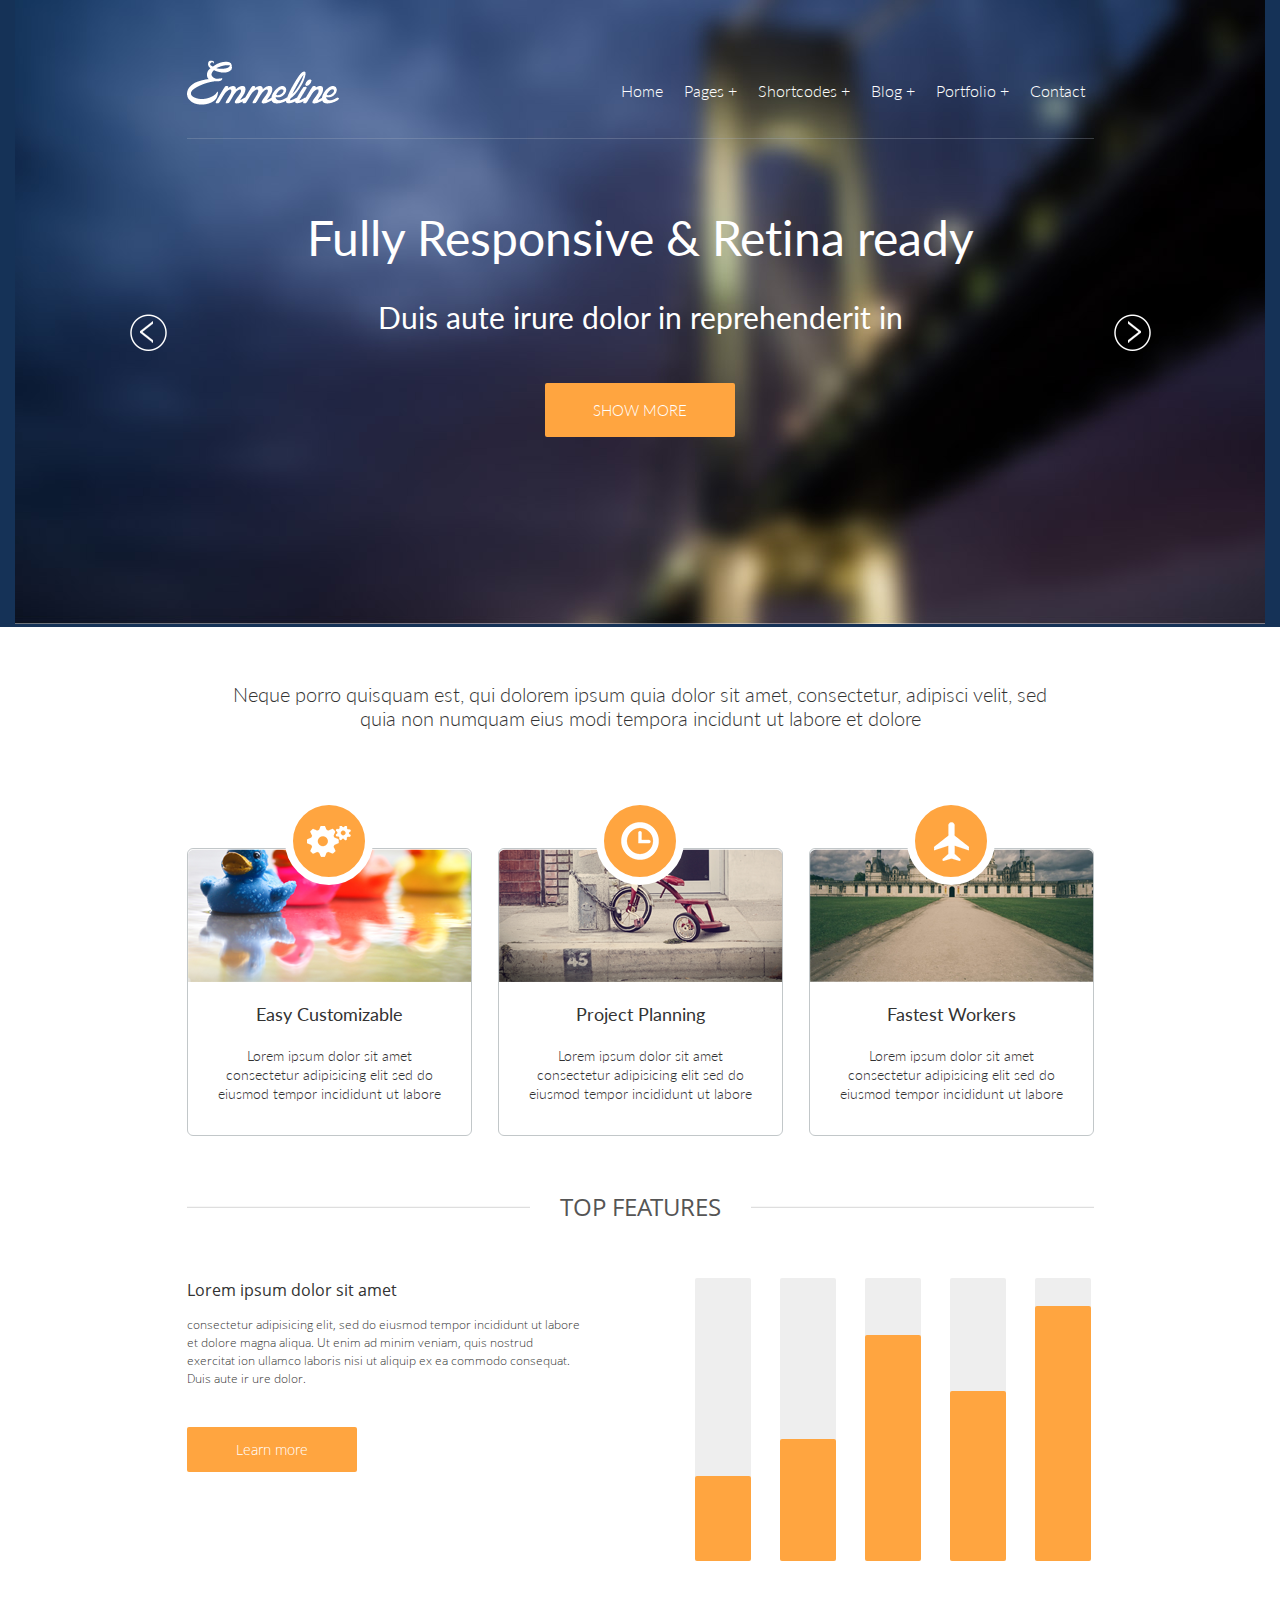
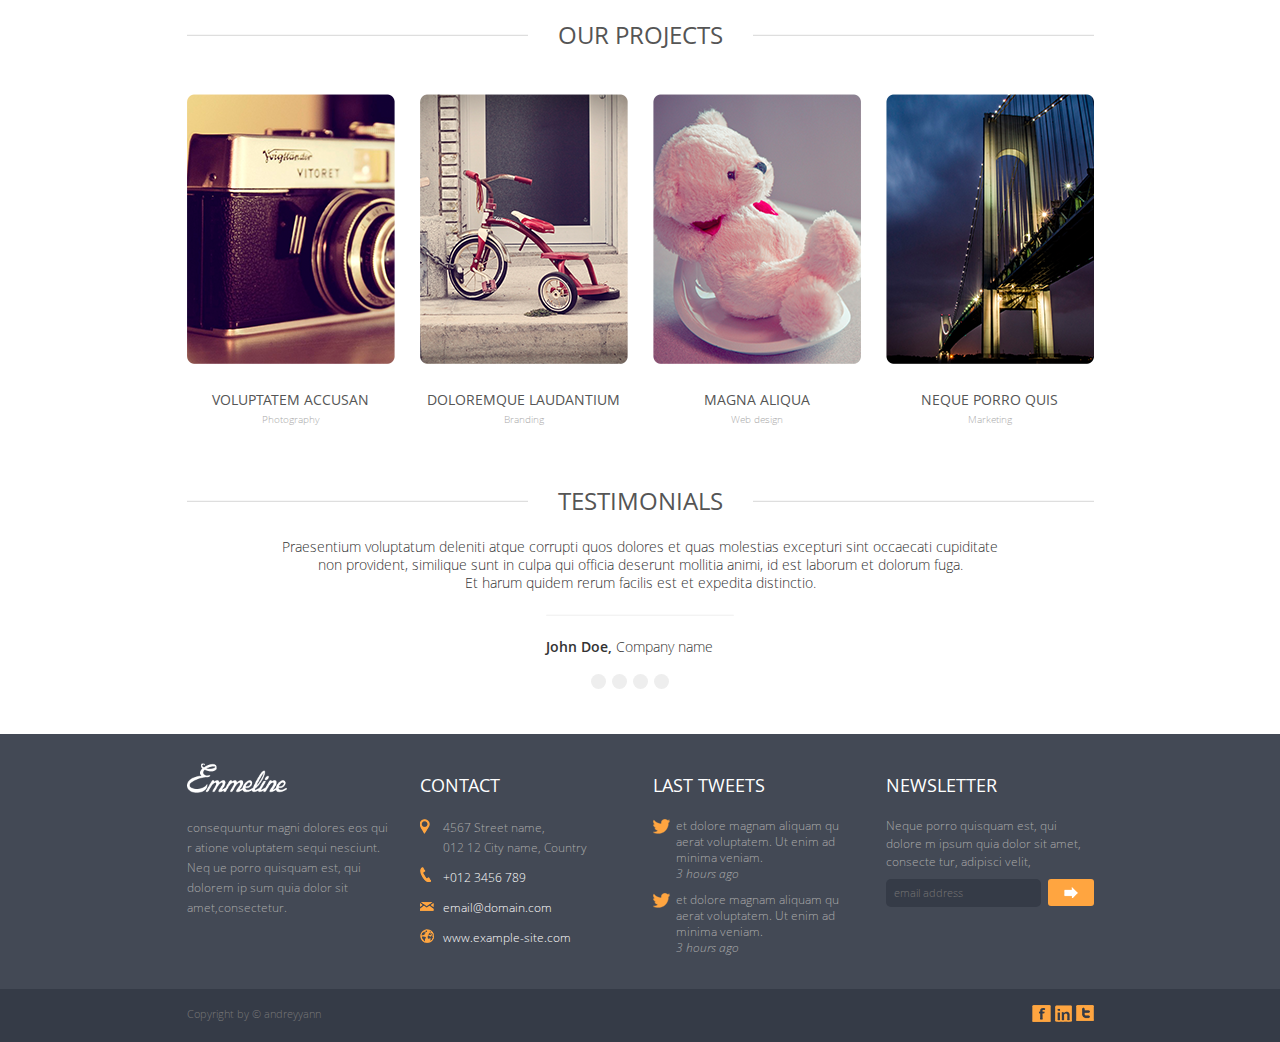
<file: landing  - Emmeline/index.html>
<!DOCTYPE html>
<html lang="en">

<head>
    <title>Emmeline page</title>
    <meta charset="UTF-8">
    <link type="text/css" rel="stylesheet" href="css/reset.css">
    <link type="text/css" rel="stylesheet" href="css/main.css">
</head>

<body>
    <div class="wrapper">

        <!--------- HEADER --------->
        <header>
            <div class="fixed_width_container">

                <!--------- HEADER TOP --------->
                <div class="header_top clearfix">
                    <a href="#">
                        <img src="images/logo.png" alt="Logo">
                    </a>

                    <nav>
                        <ul>
                            <li>
                                <a href="#">Home</a>
                            </li><!--
                                --><li>
                                <a href="#">Pages +</a>
                            </li><!--
                                --><li>
                                <a href="#">Shortcodes +</a>
                            </li><!--
                                --><li>
                                <a href="#">Blog +</a>
                            </li><!--
                                --><li>
                                <a href="#">Portfolio +</a>
                            </li><!--
                                --><li>
                                <a href="#">Contact</a>
                            </li>
                        </ul>
                    </nav>

                </div>

                <!--------- HEADER BOTTOM --------->
                <div class="header_bottom">
                    <h1>Fully Responsive & Retina ready</h1>
                    <h2>Duis aute irure dolor in reprehenderit in</h2>
                    <a href="#" class="button">Show more</a>

                    <a href="#" class="left_arrow">
                        <img src="images/arrow-left.png" alt="Arrow left">
                    </a>
                    <a href="#" class="right_arrow">
                        <img src="images/arrow-right.png" alt="Arrow right">
                    </a>

                </div>

            </div>

        </header>

        <!---------- SECTION "ADVANTAGE" ---------->
        <main>
            <section class="advantages">
                <div class="fixed_width_container">
                    <p class="subheading"> Neque porro quisquam est, qui dolorem ipsum
                        quia dolor sit amet, consectetur, adipisci velit, sed
                        quia non numquam eius modi tempora incidunt ut labore et dolore
                    </p>

                    <div class="three_columns">

                        <div class="col1">
                            <div class="orange_icon">
                                <!-- -->
                            </div>
                            <img src="images/col1-image.png" alt="Col1 image">

                            <div class="description">
                                <h4>Easy Customizable</h4>
                                <p>Lorem ipsum dolor sit amet consectetur adipisicing
                                    elit sed do eiusmod tempor incididunt ut labore
                                </p>
                            </div>
                        </div>

                        <div class="col2">
                            <div class="orange_icon">
                                <!-- -->
                            </div>
                            <img src="images/col2-image.png" alt="Col1 image">

                            <div class="description">
                                <h4>Project Planning</h4>
                                <p>Lorem ipsum dolor sit amet consectetur adipisicing
                                    elit sed do eiusmod tempor incididunt ut labore
                                </p>
                            </div>
                        </div>

                        <div class="col3">
                            <div class="orange_icon">
                                <!-- -->
                            </div>
                            <img src="images/col3-image.png" alt="Col1 image">

                            <div class="description">
                                <h4>Fastest Workers</h4>
                                <p>Lorem ipsum dolor sit amet consectetur adipisicing
                                    elit sed do eiusmod tempor incididunt ut labore
                                </p>
                            </div>
                        </div>

                    </div>
                </div>
            </section>

            <!---------- SECTION "TOP FEATURES" ---------->
            <section class="top_features">
                <div class="fixed_width_container">

                    <div class="h3_container">
                        <h3>Top Features</h3>
                    </div>

                    <div class="two_columns">
                        <div class="col1">
                            <h5>Lorem ipsum dolor sit amet</h5>
                            <p>consectetur adipisicing elit, sed do eiusmod tempor
                                incididunt ut labore et dolore magna aliqua. Ut enim ad minim veniam, quis nostrud
                                exercitat ion ullamco laboris nisi ut aliquip ex ea commodo consequat. Duis aute ir
                                ure dolor.</p>
                            <a href="#" class="button">Learn more</a>
                        </div>

                        <div class="col2 clearfix">
                            <div class="column1_big">
                                <div class="column1_small">
                                    <!-- -->
                                </div>
                            </div>

                            <div class="column2_big">
                                <div class="column2_small">
                                    <!-- -->
                                </div>
                            </div>

                            <div class="column3_big">
                                <div class="column3_small">
                                    <!-- -->
                                </div>
                            </div>

                            <div class="column4_big">
                                <div class="column4_small">
                                    <!-- -->
                                </div>
                            </div>

                            <div class="column5_big">
                                <div class="column5_small">
                                    <!-- -->
                                </div>
                            </div>

                        </div>
                    </div>
                </div>
            </section>

            <!---------- SECTION "OUR PROJECTS" ---------->
            <section class="our_projects">
                <div class="fixed_width_container">

                    <div class="h3_container">
                        <h3>OUR PROJECTS</h3>
                    </div>

                    <div class="four_columns clearfix">
                        <div class="col1">
                            <img src="images/image1.png" alt="Image1">
                            <p class="sub">voluptatem accusan</p>
                            <p>Photography</p>
                        </div>

                        <div class="col2">
                            <img src="images/image2.png" alt="Image2">
                            <p class="sub">doloremque laudantiuM</p>
                            <p>Branding</p>
                        </div>

                        <div class="col3">
                            <img src="images/image3.png" alt="Image3">
                            <p class="sub">magna aliqua</p>
                            <p>Web design</p>
                        </div>

                        <div class="col4">
                            <img src="images/image4.png" alt="Image4">
                            <p class="sub">Neque porro quis</p>
                            <p>Marketing</p>
                        </div>

                    </div>
                </div>
            </section>

            <!---------- SECTION "TESTIMONIALS" ---------->
            <section class="testimonials">
                <div class="fixed_width_container">

                    <div class="h3_container">
                        <h3>TESTIMONIALS</h3>
                    </div>

                    <p>Praesentium voluptatum deleniti atque corrupti quos dolores et
                        quas molestias excepturi sint occaecati cupiditate<br> non provident, similique sunt in culpa
                        qui officia deserunt mollitia animi, id est laborum et dolorum fuga.<br> Et harum quidem rerum
                        facilis est et expedita distinctio.</p>
                    <img src="images/Line.png" alt="Line">
                    <p class="name"><span>John Doe,</span> Company name</p>

                    <div class="scrolling clearfix">
                        <a href="#"> <!-- --> </a>
                        <a href="#"> <!-- --> </a>
                        <a href="#"> <!-- --> </a>
                        <a href="#"> <!-- --> </a>
                    </div>

                </div>
            </section>
        </main>

        <!---------- FOOTER ---------->
        <footer>

            <!---------- FOOTER TOP ---------->
            <div class="footer_top">
                <div class="fixed_width_container">

                    <div class="four_columns clearfix">

                        <div class="col1">
                            <a href="#"><img src="images/logo.png" alt="Logo"></a>
                            <p>consequuntur magni dolores eos qui r
                                atione voluptatem sequi nesciunt. Neq ue porro quisquam est, qui dolorem ip
                                sum quia dolor sit amet,consectetur.</p>
                        </div>

                        <div class="col2">
                            <h6>CONTACT</h6>
                            <ul>
                                <li>4567 Street name,<br> 012 12 City name, Country</li>
                                <li>
                                    <a href="tel:+0123456789">+012 3456 789</a>
                                </li>
                                <li>
                                    <a href="mailto:email@domain.com">email@domain.com</a>
                                </li>
                                <li>
                                    <a href="#">www.example-site.com</a>
                                </li>
                            </ul>
                        </div>

                        <div class="col3">
                            <h6>LAST TWEETS</h6>
                            <ul>
                                <li>et dolore magnam aliquam qu aerat voluptatem.
                                    Ut enim ad minima veniam. <br><span>3 hours ago</span></li>
                                <li>et dolore magnam aliquam qu aerat voluptatem.
                                    Ut enim ad minima veniam. <br><span>3 hours ago</span></li>
                            </ul>
                        </div>

                        <div class="col4">
                            <h6>NEWSLETTER</h6>
                            <p>Neque porro quisquam est, qui dolore
                                m ipsum quia dolor sit amet, consecte tur, adipisci velit,</p>

                            <div class="forma clearfix">
                                <form>
                                    <input type="email" name="email" placeholder="email address">
                                    <input type="submit" value="">
                                </form>
                            </div>

                        </div>

                    </div>
                </div>
            </div>

            <!---------- FOOTER BOTTOM ---------->
            <div class="footer_bottom">
                <div class="fixed_width_container clearfix">

                    <div class="col1">
                        <p class="copyright">Copyright by &COPY; andreyyann</p>
                    </div>

                    <div class="col2 clearfix">
                        <a href="#">
                            <img src="images/twit.png" alt="Twitter" class="icon">
                        </a>
                        <a href="#">
                            <img src="images/linkedin.png" alt="Linkedin" class="icon">
                        </a>
                        <a href="#">
                            <img src="images/facebook.png" alt="Facebook" class="icon">
                        </a>
                    </div>

                </div>
            </div>
        </footer>
    </div>
</body>

</html>
</file>
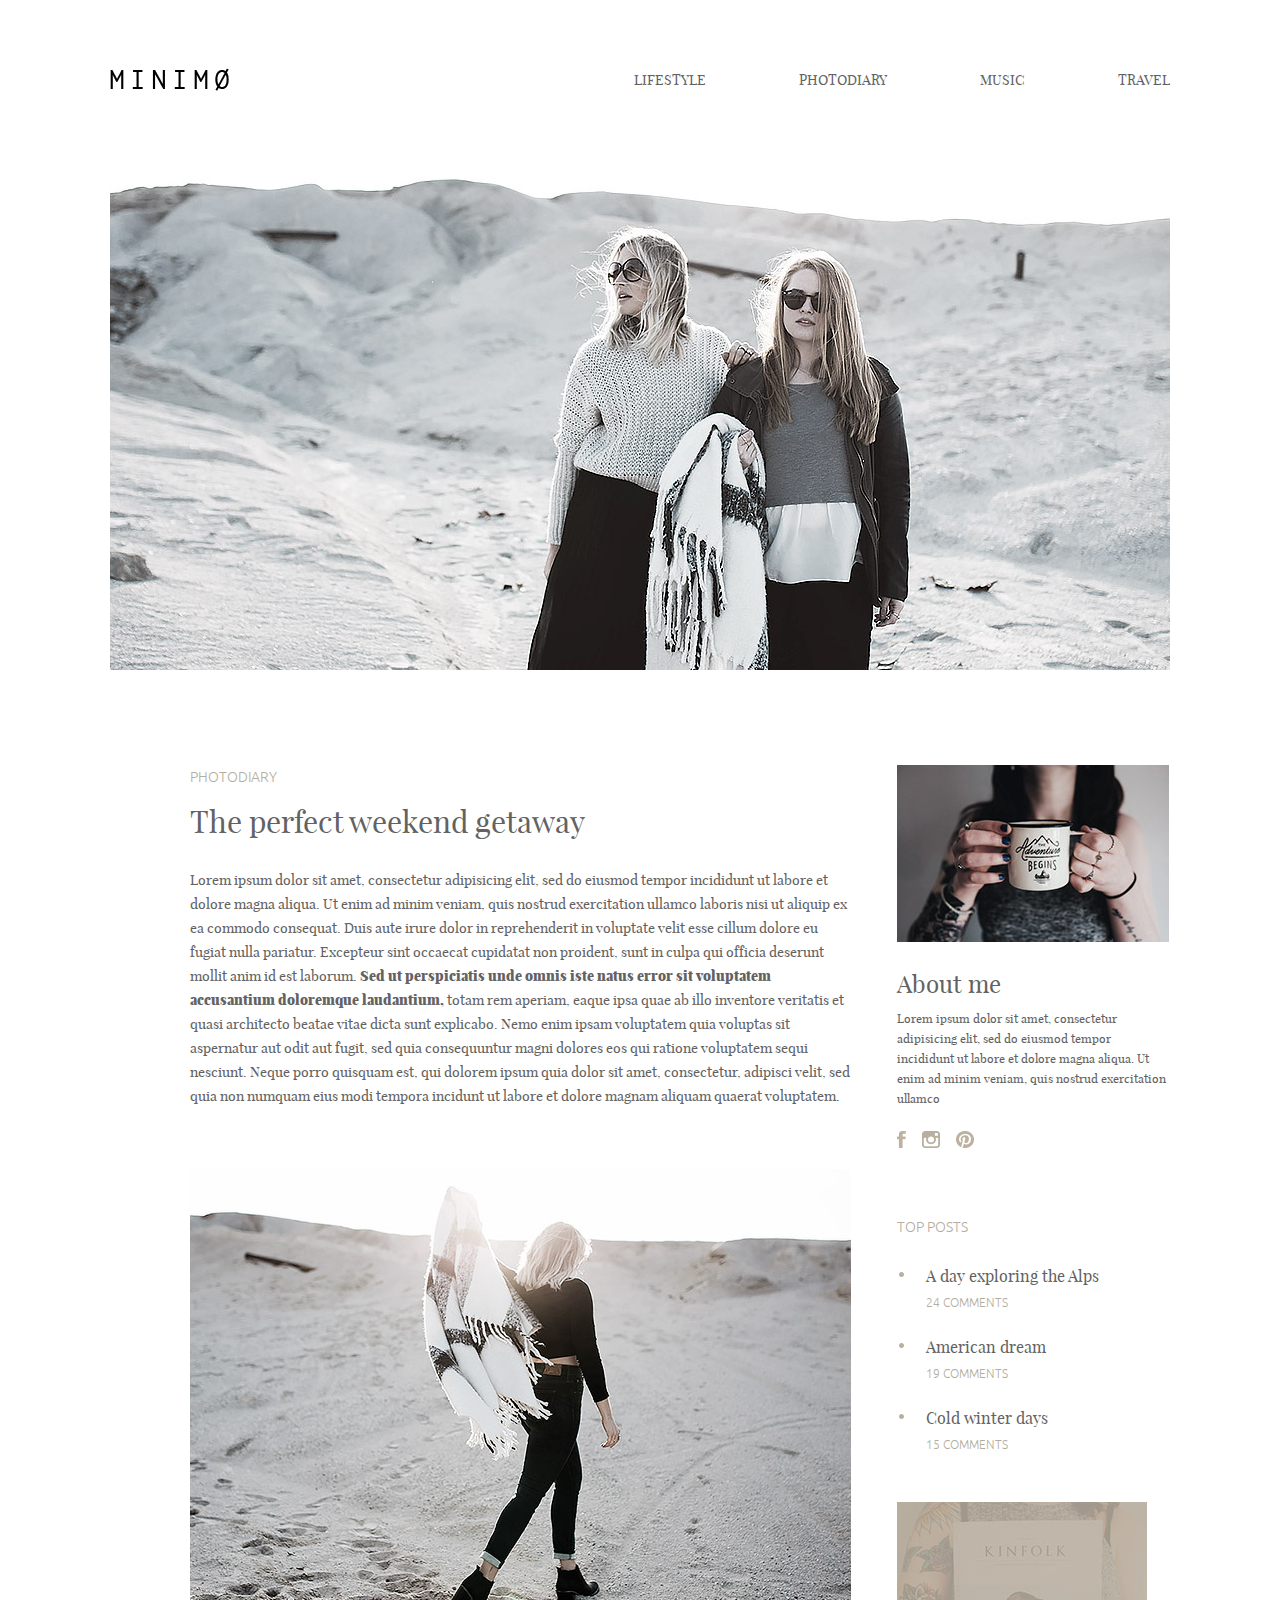
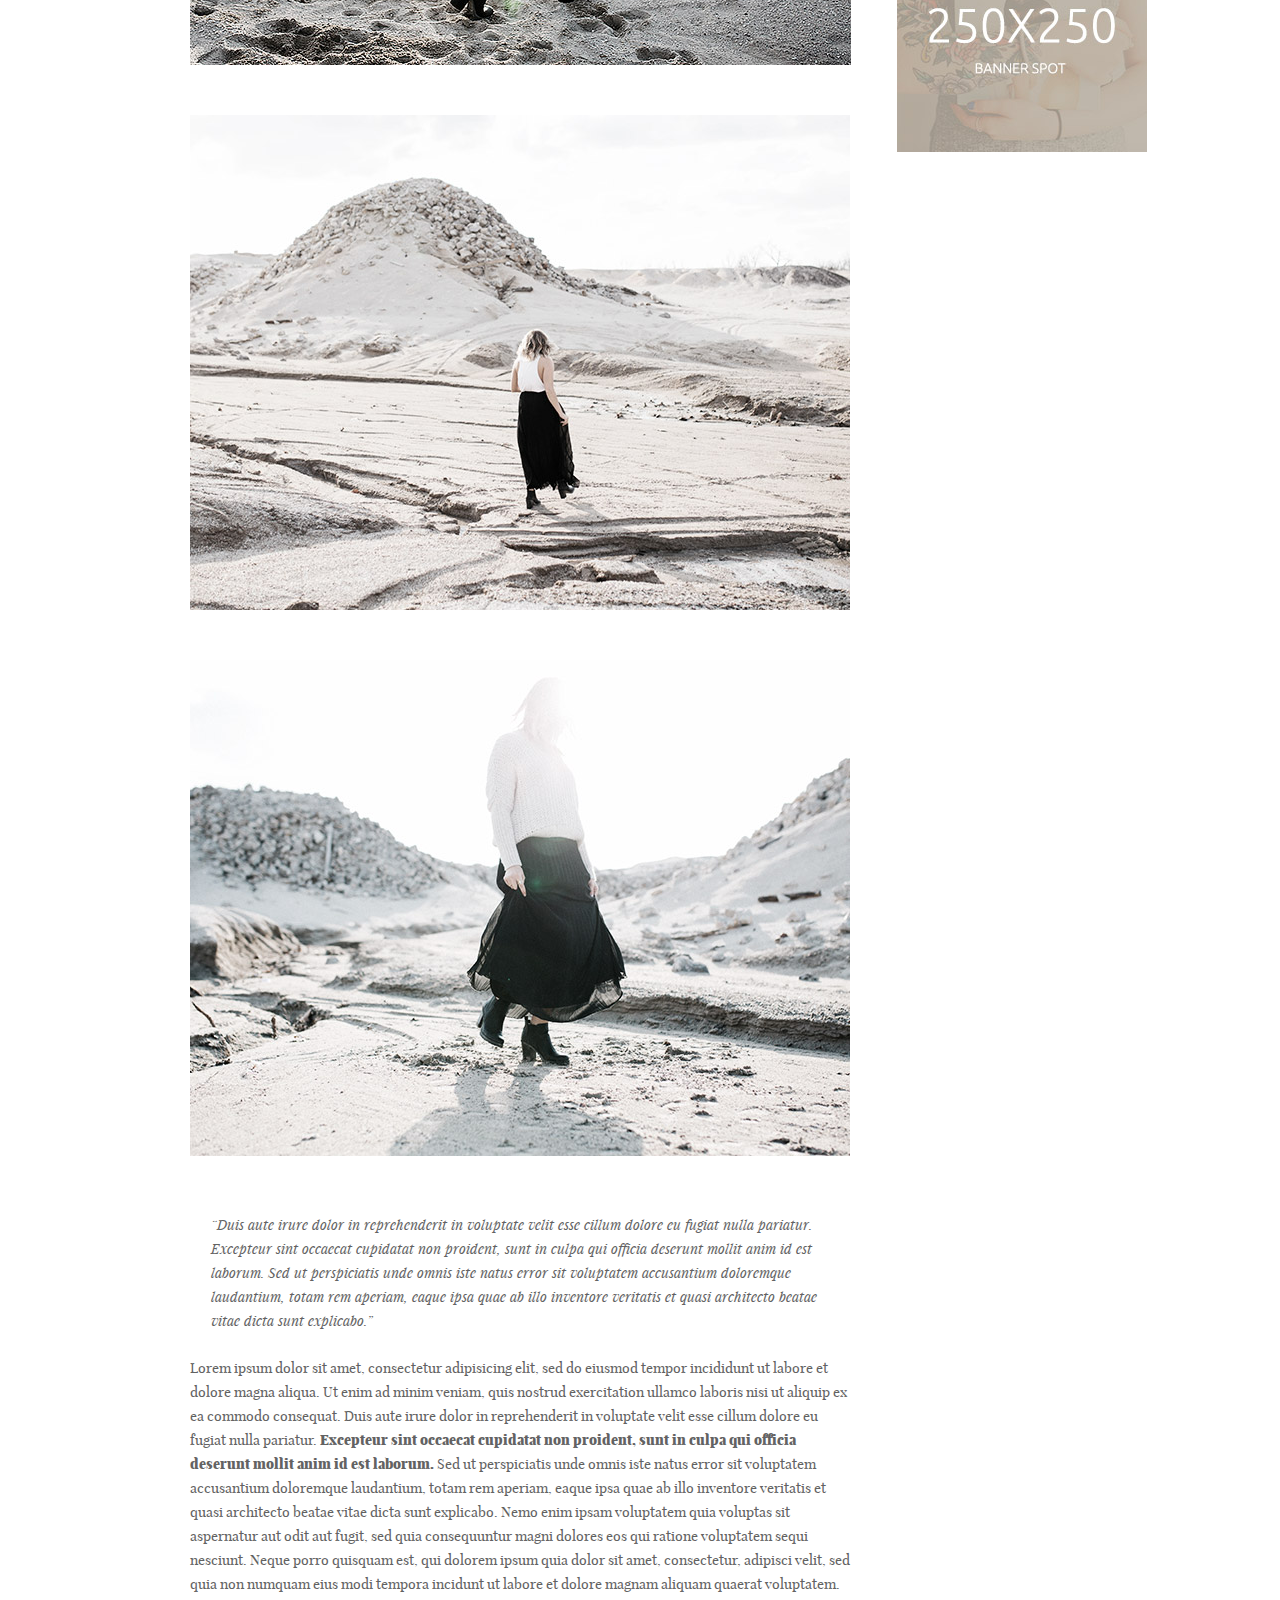
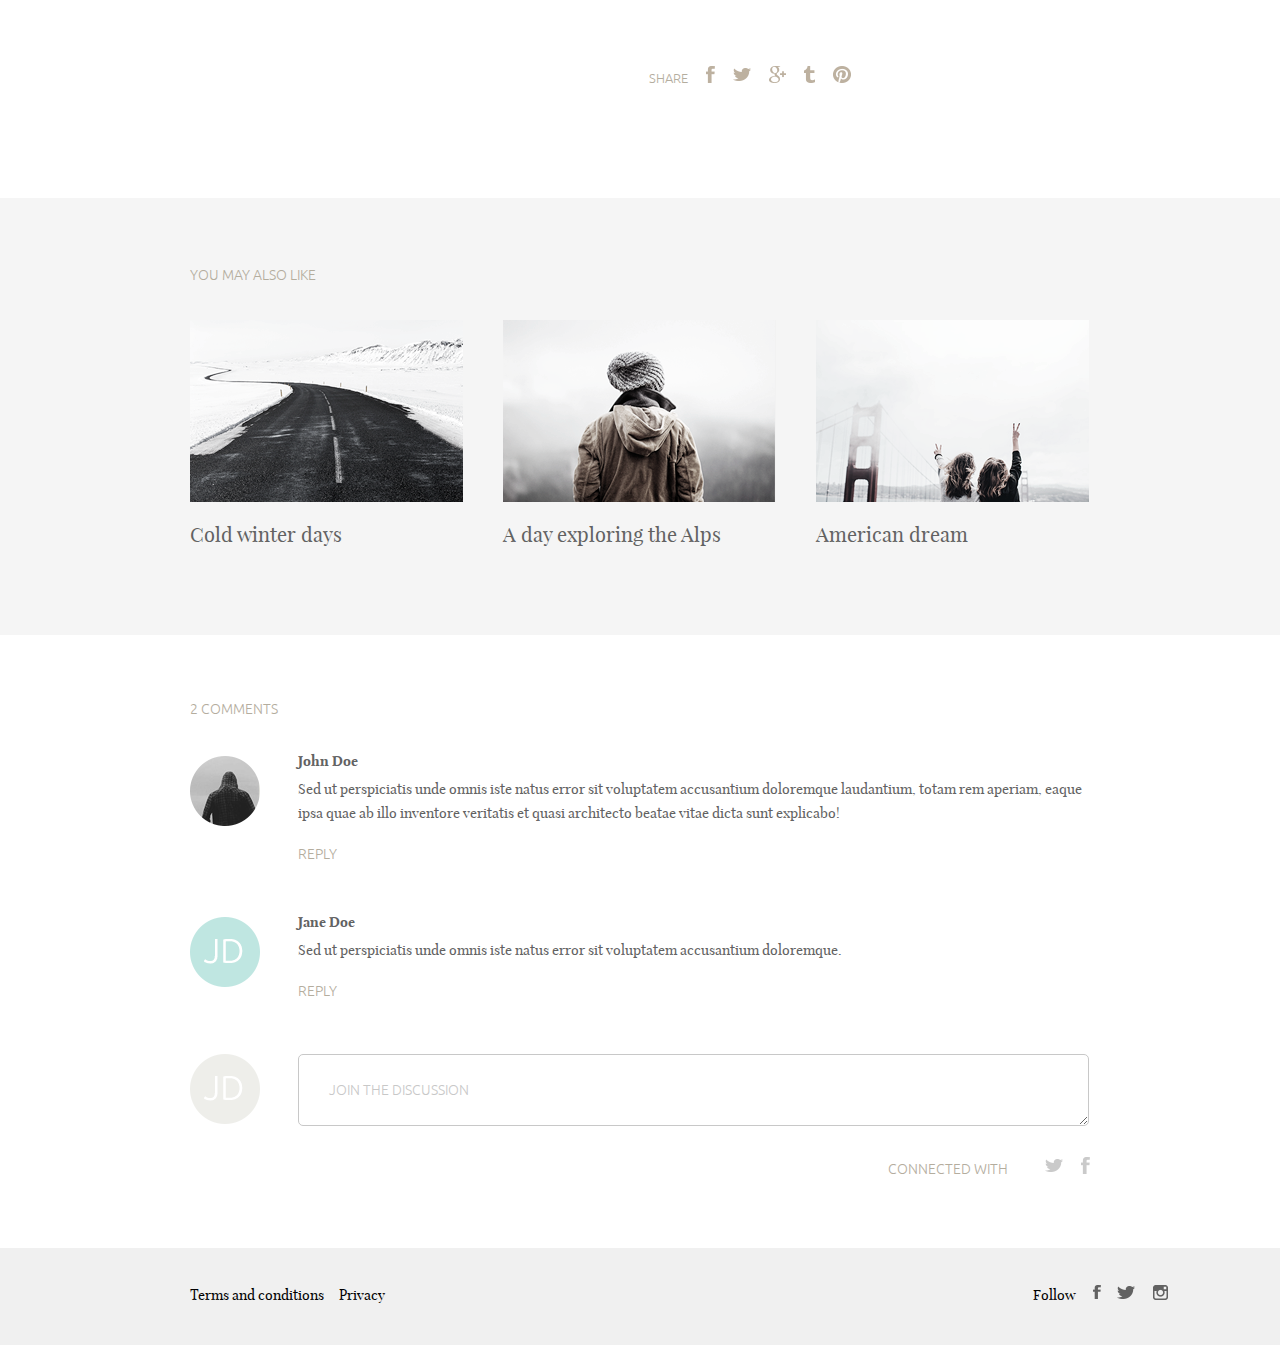
<file: landing  - Minimo/index.html>
<!DOCTYPE html>
<html lang="en">
    <head>
        <title>Minimo</title>
        <meta charset="UTF-8">
        <link type="text/css" rel="stylesheet" href="css/reset.css">
        <link type="text/css" rel="stylesheet" href="css/main.css">
        <!--[if lt IE 9]>
        <script>
          var e = ("abbr,article,aside,audio,canvas,datalist,details," +
           "figure,footer,header,hgroup,main,mark,menu,meter,nav, " +
           "output,progress,section,time,video").split(',');
         for (var i = 0; i < e.length; i++) {
          document.createElement(e[i]);
          }
        </script>
        <![endif]-->
    </head>
    <body>

        <!---------- HEADER ---------->
        <header>
            <div class="fixed_width_container clearfix">

                <a href="#" class="logo">
                    <img src="images/logo.png" alt='Logo'>
                </a>
                
                <nav>
                    <ul>
                        <li>
                            <a href="#">lifestyle</a>
                        </li><!--
                        --><li>
                            <a href="#">photodiary</a>
                        </li><!--
                        --><li>
                            <a href="#">music</a>
                        </li><!--
                        --><li>
                            <a href="#">travel</a>
                        </li>
                    </ul>
                </nav>

                <div class="main_image">
                    <img src='images/main-image.jpg' alt="Main image">
                </div>

            </div>

        </header>

        <!---------- MAIN CONTENT ---------->
        <main>
            <div class="fixed_width_container main_content">

                <article>
                    <h2>photodiary</h2>
                    <h1>The perfect weekend getaway</h1>
                    <p>Lorem ipsum dolor sit amet, consectetur adipisicing elit, sed 
                        do eiusmod tempor incididunt ut labore et dolore magna aliqua. 
                        Ut enim ad minim veniam, quis nostrud exercitation ullamco laboris
                        nisi ut aliquip ex ea commodo consequat. Duis aute irure dolor in 
                        reprehenderit in voluptate velit esse cillum dolore eu fugiat nulla
                        pariatur. Excepteur sint occaecat cupidatat non proident, sunt in 
                        culpa qui officia deserunt mollit anim id est laborum. <strong>Sed ut 
                        perspiciatis unde omnis iste natus error sit voluptatem accusantium 
                        doloremque laudantium, </strong>totam rem aperiam, eaque ipsa quae ab illo 
                        inventore veritatis et quasi architecto beatae vitae dicta sunt 
                        explicabo. Nemo enim ipsam voluptatem quia voluptas sit aspernatur 
                        aut odit aut fugit, sed quia consequuntur magni dolores eos qui 
                        ratione voluptatem sequi nesciunt. Neque porro quisquam est, qui 
                        dolorem ipsum quia dolor sit amet, consectetur, adipisci velit, sed 
                        quia non numquam eius modi tempora incidunt ut labore et dolore 
                        magnam aliquam quaerat voluptatem.</p>
                    
                    <img src='images/article-image1.jpg' alt="Article image 1">
                    <img src='images/article-image2.jpg' alt="Article image 2">
                    <img src='images/article-image3.jpg' alt="Article image 3">

                    <p class="italic">“Duis aute irure dolor in reprehenderit in voluptate 
                        velit esse cillum dolore eu fugiat nulla pariatur. Excepteur sint 
                        occaecat cupidatat non proident, sunt in culpa qui officia deserunt
                        mollit anim id est laborum. Sed ut perspiciatis unde omnis iste 
                        natus error sit voluptatem accusantium doloremque laudantium, 
                        totam rem aperiam, eaque ipsa quae ab illo inventore veritatis 
                        et quasi architecto beatae vitae dicta sunt explicabo.” </p>
                    <p>Lorem ipsum dolor sit amet, consectetur adipisicing elit, sed do 
                        eiusmod tempor incididunt ut labore et dolore magna aliqua. Ut 
                        enim ad minim veniam, quis nostrud exercitation ullamco laboris 
                        nisi ut aliquip ex ea commodo consequat. Duis aute irure dolor in 
                        reprehenderit in voluptate velit esse cillum dolore eu fugiat nulla
                        pariatur.<strong> Excepteur sint occaecat cupidatat non proident, sunt in 
                        culpa qui officia deserunt mollit anim id est laborum.</strong> Sed ut 
                        perspiciatis unde omnis iste natus error sit voluptatem accusantium 
                        doloremque laudantium, totam rem aperiam, eaque ipsa quae ab illo 
                        inventore veritatis et quasi architecto beatae vitae dicta sunt 
                        explicabo. Nemo enim ipsam voluptatem quia voluptas sit aspernatur 
                        aut odit aut fugit, sed quia consequuntur magni dolores eos qui 
                        ratione voluptatem sequi nesciunt. Neque porro quisquam est, qui 
                        dolorem ipsum quia dolor sit amet, consectetur, adipisci velit,
                        sed quia non numquam eius modi tempora incidunt ut labore et dolore 
                        magnam aliquam quaerat voluptatem.</p>

                    <!-- Social icons-->
                    <ul class="social_icons">
                        <li>
                            <p>Share</p>
                        </li><!--
                        --><li>
                            <a href="#" class="facebook"><!-- --></a>
                        </li><!--
                        --><li>
                            <a href="#" class="twitter"><!-- --></a>
                        </li><!--
                        --><li>
                            <a href="#" class="google"><!-- --></a>
                        </li><!--
                        --><li>
                            <a href="#" class="tumblr"><!-- --></a>
                        </li><!--
                        --><li>
                            <a href="#" class="pinterest"><!-- --></a>
                        </li>
                    </ul>
                    
                </article>

                <!---------- ASIDE ---------->
                <aside>
                    
                    <img src="images/aside-image.jpg" alt="Aside image">
                    <h3>About me</h3>
                    <p>Lorem ipsum dolor sit amet, consectetur adipisicing elit, sed do 
                        eiusmod tempor incididunt ut labore et dolore magna aliqua. Ut 
                        enim ad minim veniam, quis nostrud exercitation ullamco </p>
                    
                    <div class="social_icons">
                        <a href="#" class="facebook">
                            <!-- -->
                        </a> 
                        <a href="#" class="instagram">
                            <!-- -->
                        </a> 
                        <a href="#" class="pinterest">
                             <!-- -->
                        </a>  
                    </div>
                    
                    <h2>Top posts</h2>
                    
                    <ul>
                        <li>
                            <a href="#">A day exploring the Alps</a>
                            <a href="#" class="number_comments">24 comments</a>
                        </li>
                        <li>
                            <a href="#">American dream</a>
                            <a href="#" class="number_comments">19 comments</a>
                        </li>
                        <li>
                            <a href="#">Cold winter days</a>
                            <a href="#" class="number_comments">15 comments</a>
                        </li>
                    </ul>
                    
                    <a href="#">
                        <img src="images/baner.jpg" alt="Baner">
                    </a>
                    
                </aside>

            </div>

            <!---------- SECTION "OTHER POSTS" ---------->
            <section class="other_posts">
                <div class="fixed_width_container">
                    
                    <div class="other_posts_container">
                        
                        <h2>you may also like</h2>
                        
                        <div class="post_items">

                            <a class="post_items_col1">
                                <img src="images/post-img1.png" alt="Post image 1"> 
                                <h3>Cold winter days</h3>
                            </a>

                            <a class="post_items_col1">
                                <img src="images/post-img2.png" alt="Post image 2"> 
                                <h3>A day exploring the Alps</h3>
                            </a>

                            <a class="post_items_col1">
                                <img src="images/post-img3.png" alt="Post image 3">  
                                <h3>American dream</h3>
                            </a>

                        </div>
                        
                    </div>
                </div>
            </section>

            <!---------- SECTION "COMMETS" ---------->
            <section class="comments">
                <div class="fixed_width_container">
                    
                    <div class="comments_container">
                        
                        <h2>2 comments</h2>

                        <div class="comment_item clearfix">
                            
                            <div class="comment_image ">
                                <img src="images/comment-image1.png" alt="Comment image1"> 
                            </div>
                            
                            <div class="comment">
                                <p class="name">John Doe</p>
                                <p>Sed ut perspiciatis unde omnis iste natus error sit 
                                    voluptatem accusantium doloremque laudantium, totam 
                                    rem aperiam, eaque ipsa quae ab illo inventore 
                                    veritatis et quasi architecto beatae vitae dicta sunt 
                                    explicabo!</p>
                                <a href="#">Reply</a>
                            </div>
                            
                        </div>

                        <div class="comment_item clearfix">
                            
                            <div class="comment_image ">
                                <img src="images/comment-image2.png" alt="Comment image2"> 
                            </div>
                            
                            <div class="comment">
                                <p class="name">Jane Doe</p>
                                <p>Sed ut perspiciatis unde omnis iste natus error sit voluptatem
                                    accusantium doloremque.</p>
                                <a href="#">Reply</a>
                            </div>
                            
                        </div>

                        <div class="last comment_item clearfix">
                            
                            <div class="comment_image">
                                <img src="images/comment-image3.png" alt="Comment image3" class="last"> 
                            </div>
                            
                            <div class="comment">
                                <form>
                                    <textarea name="text" placeholder="Join the discussion"></textarea>
                                </form>
                            </div>
                            
                        </div>
                        
                        <ul class="social_icons">
                            <li>
                                <p>Connected with</p>
                            </li><!--
                            --><li>
                                <a href="#" class="twitter_comment"><!-- --></a>
                            </li><!--
                            --><li>
                                <a href="#" class="facebook_comment"><!-- --></a>
                            </li>
                        </ul>

                    </div>
                </div>
            </section>
        </main>

        <!---------- FOOTER ---------->
        <footer>
            <div class="fixed_width_container">

                <div class="footer_container">

                    <div class="col1">
                        <a href="#">Terms and conditions</a>
                        <a href="#">Privacy</a>
                    </div>

                    <div class="col2">
                        <p>Follow</p>

                        <a href="#" class="facebook">
                            <!-- -->
                        </a>  
                        <a href="#" class="twitter">
                            <!-- -->
                        </a> 
                        <a href="#" class="instagram">
                            <!-- -->
                        </a> 
                      
                    </div>    

                </div>

            </div>
        </footer>
    </body>

</html>
</file>
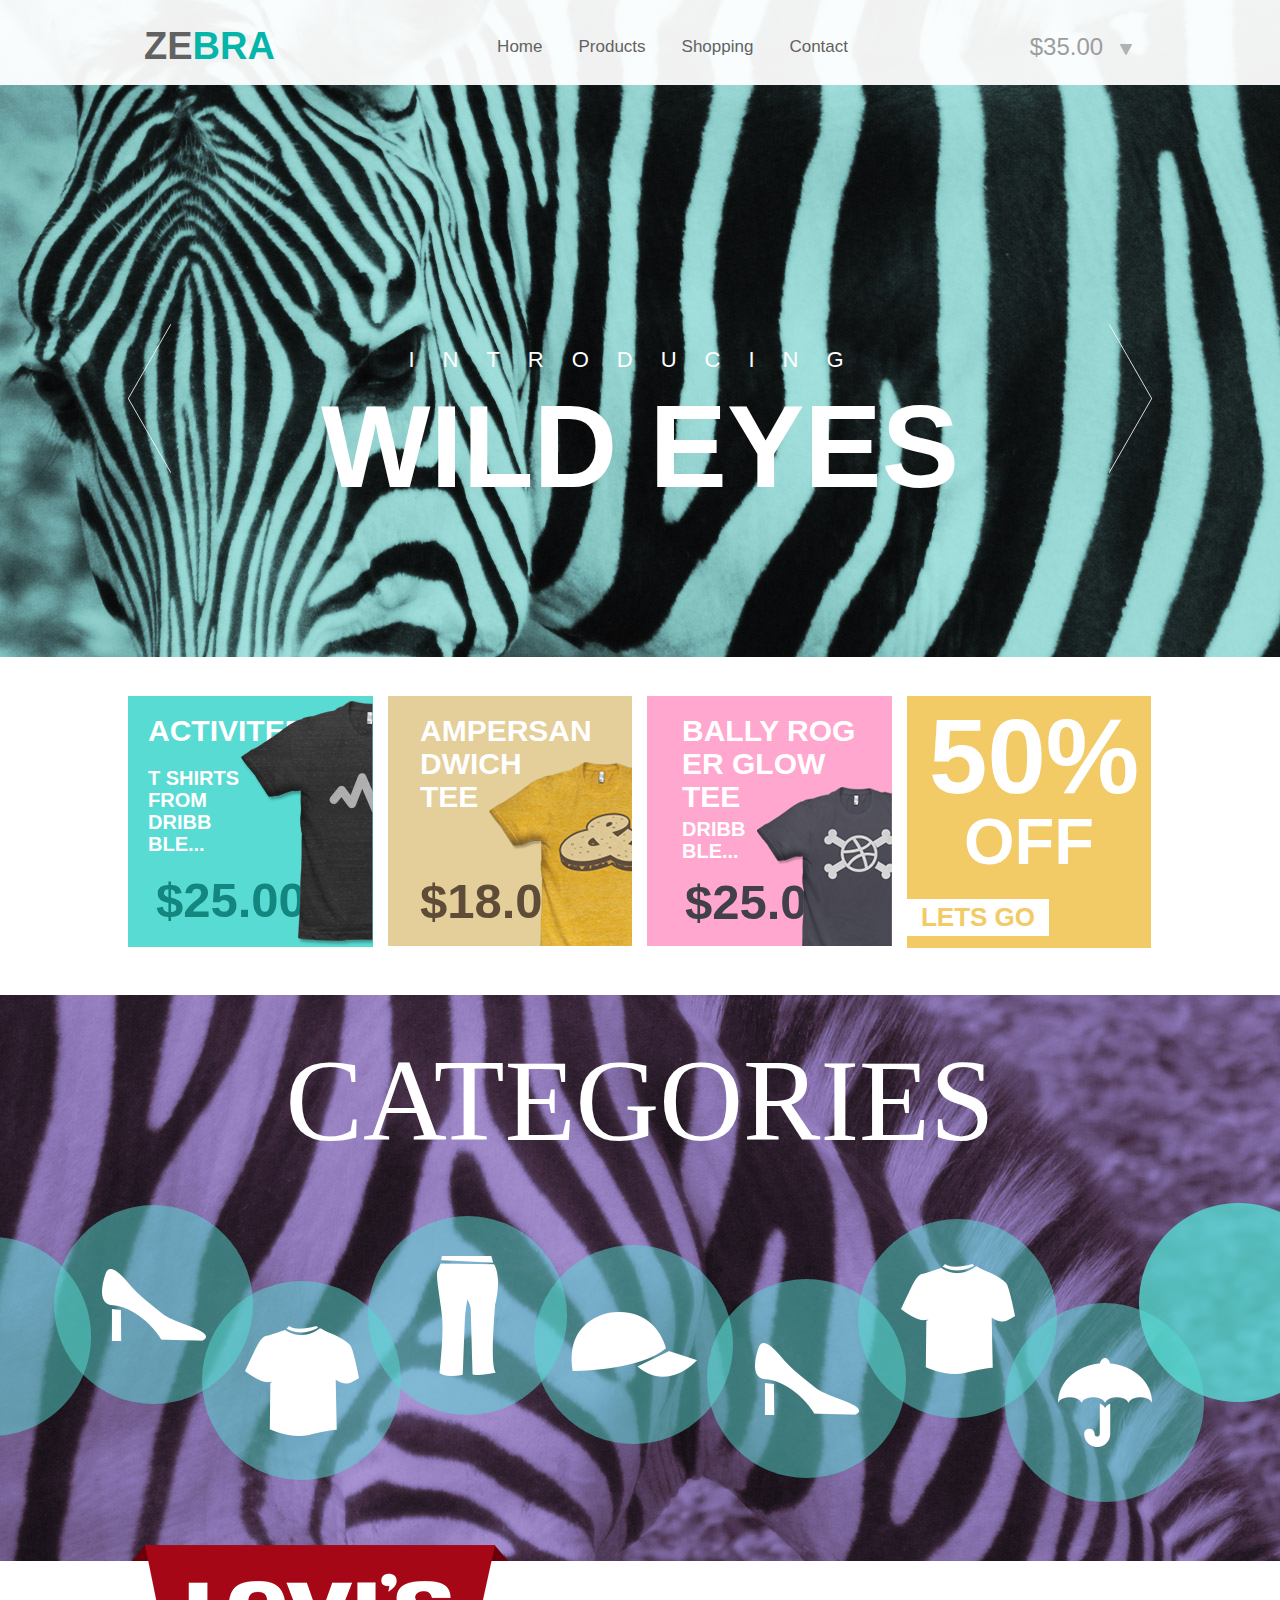
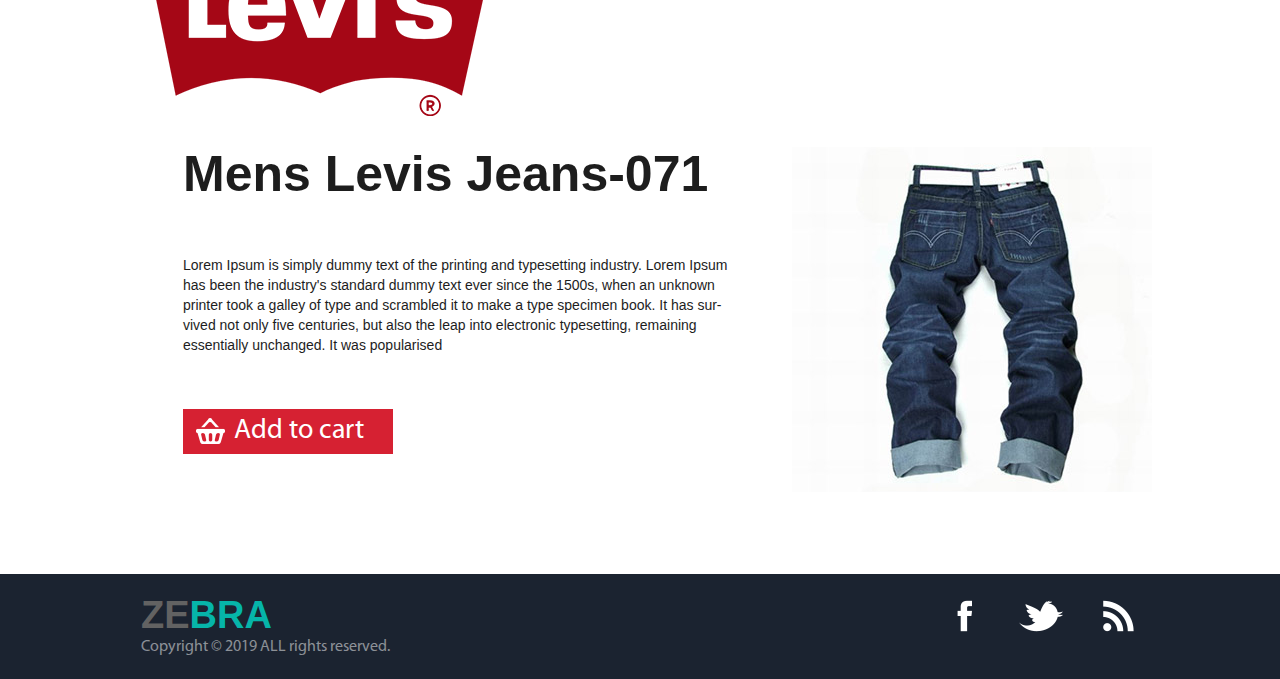
<file: landing  - Zebra/index.html>
<!DOCTYPE html>
<html lang="en">

<head>
    <title>Zebra page</title>
    <meta charset="UTF-8">
    <link type="text/css" rel="stylesheet" href="css/reset.css">
    <link type="text/css" rel="stylesheet" href="css/main.css">
</head>

<body>

    <!--------------- HEADER --------------->

    <header>

        <!--------------- HEADER TOP --------------->

        <div class="header_top">
            <div class="fixed_width_container clearfix">

                <div class="logo">
                    <a href="#">ZE<span>BRA</span></a>
                </div>

                <nav>
                    <ul>
                        <li>
                            <a href="#">Home</a>
                        </li><!--------------- SUBMENU OF NAVIGATION -------------
                                --><li class="nav_submenu">
                            <a href="#">Products</a>

                            <div class="submenu clearfix">

                                <div class="col1">
                                    <a href="#" class="logo2">ZE<span>BRA</span></a>

                                    <div class="under_logo">
                                        <img src="images/Under_logo_img.png" alt="Under logo">
                                    </div>

                                </div>

                                <div class="col2">
                                    <ul>
                                        <li><a href="#">Asics shoes</a></li>
                                        <li><a href="#">Nike air free</a></li>
                                        <li><a href="#">Sports Jerseys</a></li>
                                        <li><a href="#">Nike Air Max</a></li>
                                        <li><a href="#">Nike Shox shoes</a></li>
                                        <li><a href="#">Nike AF1 shoes</a></li>
                                        <li><a href="#">Asics shoes</a></li>
                                        <li><a href="#">Nike air free</a></li>
                                    </ul>
                                </div>

                                <div class="col3">
                                    <ul>
                                        <li><a href="#">Asics shoes</a></li>
                                        <li><a href="#">Nike air free</a></li>
                                        <li><a href="#">Sports Jerseys</a></li>
                                        <li><a href="#">Nike Air Max</a></li>
                                        <li><a href="#">Nike Shox shoes</a></li>
                                        <li><a href="#">Nike AF1 shoes</a></li>
                                        <li><a href="#">Asics shoes</a></li>
                                        <li><a href="#">Nike air free</a></li>
                                    </ul>
                                </div>

                            </div>

                        </li><!-- 
                        --><li>
                            <a href="#">Shopping</a>
                        </li><!-- 
                        --><li>
                            <a href="#">Contact</a>
                        </li>
                    </ul>
                </nav>

                <div class="shop">
                    <p>$35.00</p>
                    <a href="#"><img src="images/arrow-down.png" alt="Arrow"></a>
                </div>

            </div>
        </div>

        <!--------------- HEADER BOTTOM --------------->

        <div class="header_bottom">

            <div class="fixed_width_container">
                <p>Introducing</p>
                <h1>Wild eyes</h1>
                <a href="#" class="left"><img src="images/arrow-left.png" alt="Arrow left"></a>
                <a href="#" class="right"><img src="images/arrow-right.png" alt="Arrow right"></a>
            </div>

        </div>
    </header>

    <!--------------- SECTION "OUR OFFER" --------------->

    <section class="our_offer">

        <div class="fixed_width_container clearfix">

            <div class="block1">
                <p class="heading">Activitee</p>
                <p class="subheading">T shirts from dribb ble...</p>
                <p class="price">$25.00</p>
                <img src="images/t-shirt1.png" alt="T-shirt">
            </div>

            <div class="block2">
                <p class="heading">Ampersan dwich <br> Tee</p>
                <p class="price">$18.00</p>
                <img src="images/t-shirt2.png" alt="T-shirt">
            </div>

            <div class="block3">
                <p class="heading">Bally Rog er Glow Tee</p>
                <p class="subheading">dribb ble...</p>
                <p class="price">$25.00</p>
                <img src="images/t-shirt3.png" alt="T-shirt">
            </div>

            <a href="#" class="block4">
                <p class="heading">50%</p>
                <p class="subheading">OFF</p>
                <p class="call">LETS GO</p>
            </a>

        </div>
    </section>

    <!--------------- SECTION "CATIGORIES" --------------->

    <section class="catigories">

        <div class="fixed_width_container">
            <h2>Categories</h2>

            <div class="block1">
                <!--  -->
            </div>

            <a href="#" class="circle block2">
                <img src="images/shoe.png" alt="Shoe">
            </a>

            <a href="#" class="circle block3">
                <img src="images/t-shirt.png" alt="T-shirt">
            </a>

            <a href="#" class="circle block4">
                <img src="images/trousers.png" alt="Trousers">
            </a>

            <a href="#" class="circle block5">
                <img src="images/cap.png" alt="Cap">
            </a>

            <a href="#" class="circle block6">
                <img src="images/shoe.png" alt="Shoe">
            </a>

            <a href="#" class="circle block7">
                <img src="images/t-shirt.png" alt="T-shirt">
            </a>

            <a href="#" class="circle block8">
                <img src="images/umbrella.png" alt="Umbrella">
            </a>

            <div class="block9">
                <!-- -->
            </div>

        </div>
    </section>

    <!--------------- SECTION "MODEL" --------------->

    <section class="model">

        <div class="fixed_width_container clearfix">

            <div class="col1">
                <img src="images/logo.png" alt="Logo">
                <h3>Mens Levis Jeans-071</h3>
                <p>
                    Lorem Ipsum is simply dummy text of the printing and typesetting
                    industry. Lorem Ipsum<br> has been the industry's standard dummy text
                    ever since the 1500s, when an unknown printer took a galley of type
                    and scrambled it to make a type specimen book. It has sur- vived not
                    only five centuries, but also the leap into electronic typesetting,
                    remaining essentially unchanged. It was popularised
                </p>
                <a href="#">Add to cart</a>
            </div>

            <div class="col2">
                <img src="images/jeans.jpg" alt="Jeans">
            </div>

        </div>
    </section>

    <!--------------- FOOTER --------------->

    <footer>

        <div class="fixed_width_container clearfix">

            <div class="col1">
                <a href="#" class="logo">ZE<span>BRA</span></a>
                <p>Copyright &COPY; 2019 ALL rights reserved.</p>
            </div>

            <div class="col2 clearfix">
                <a href="#">
                    <img src="images/rss.png" alt="rss" class="icon1">
                </a>
                <a href="#">
                    <img src="images/twitter.png" alt="twitter" class="icon2">
                </a>
                <a href="#">
                    <img src="images/facebook.png" alt="facebook" class="icon3">
                </a>
            </div>

        </div>
    </footer>
</body>

</html>
</file>
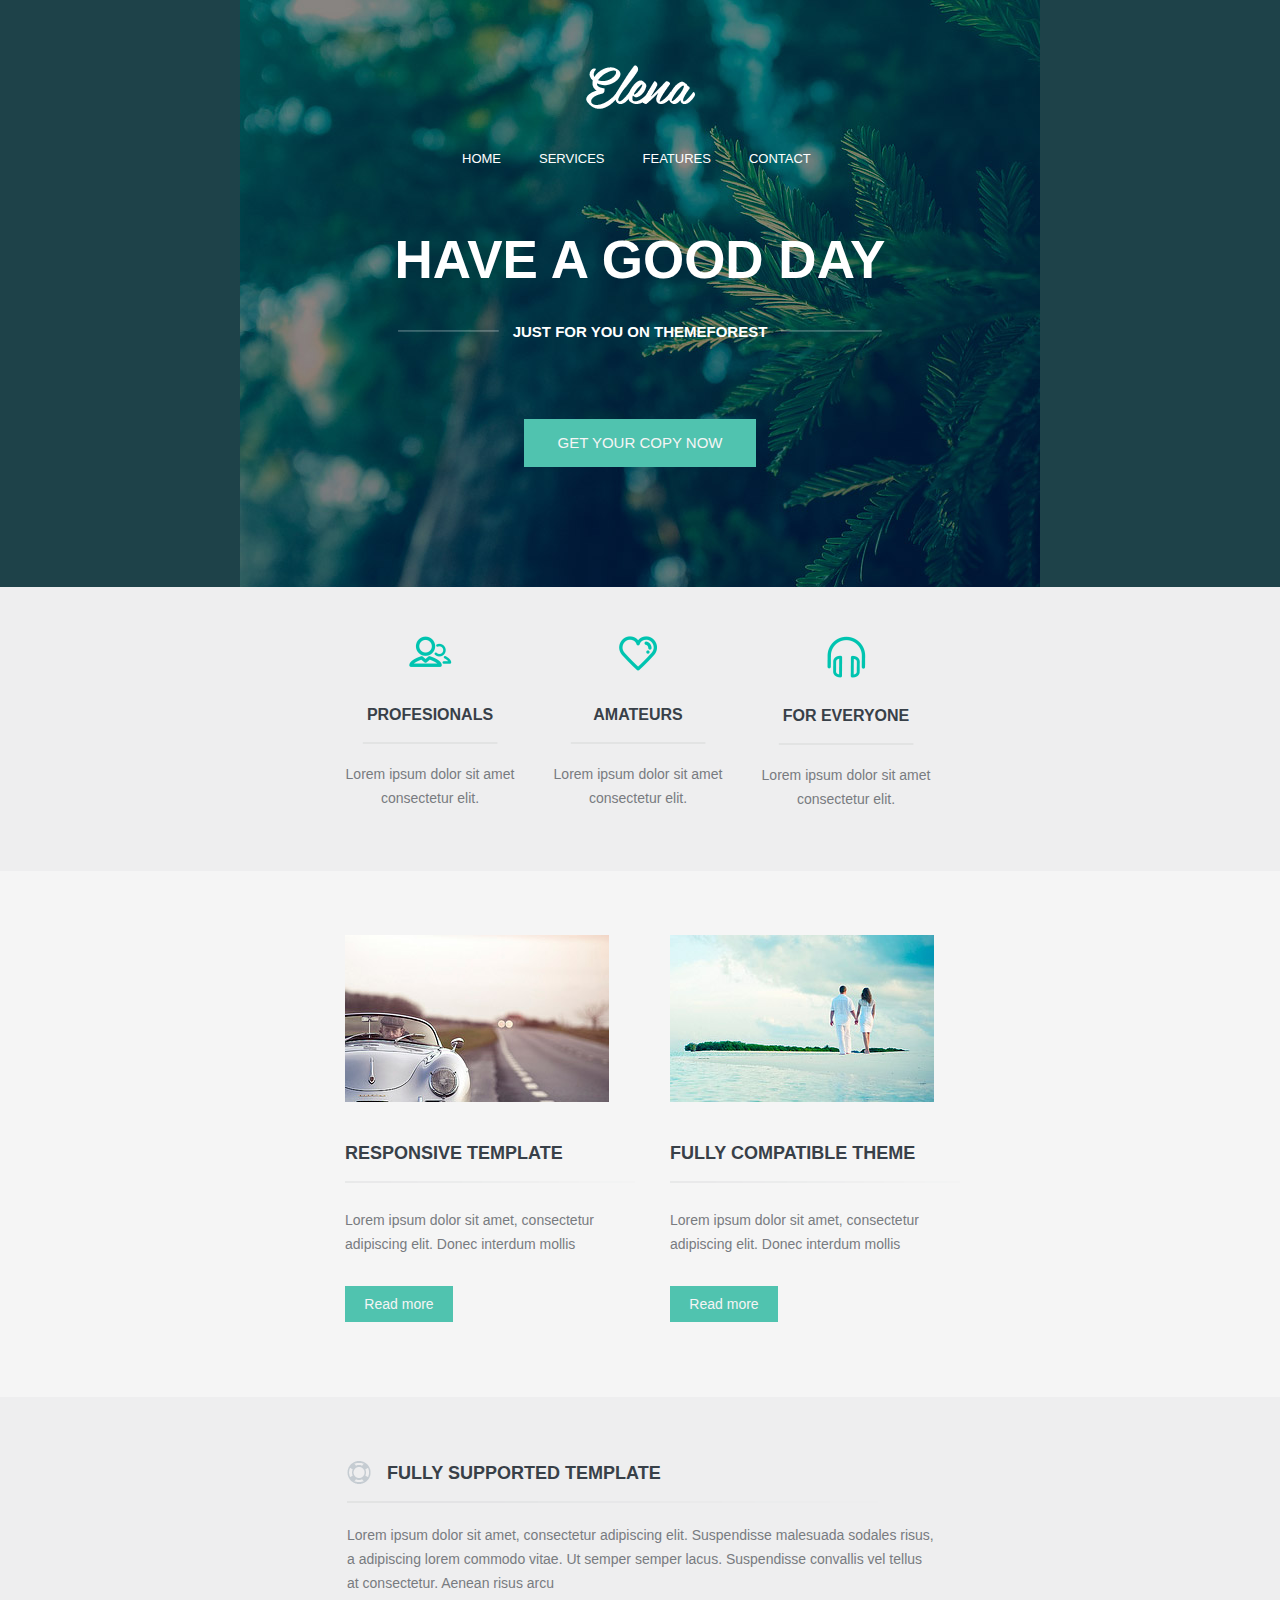
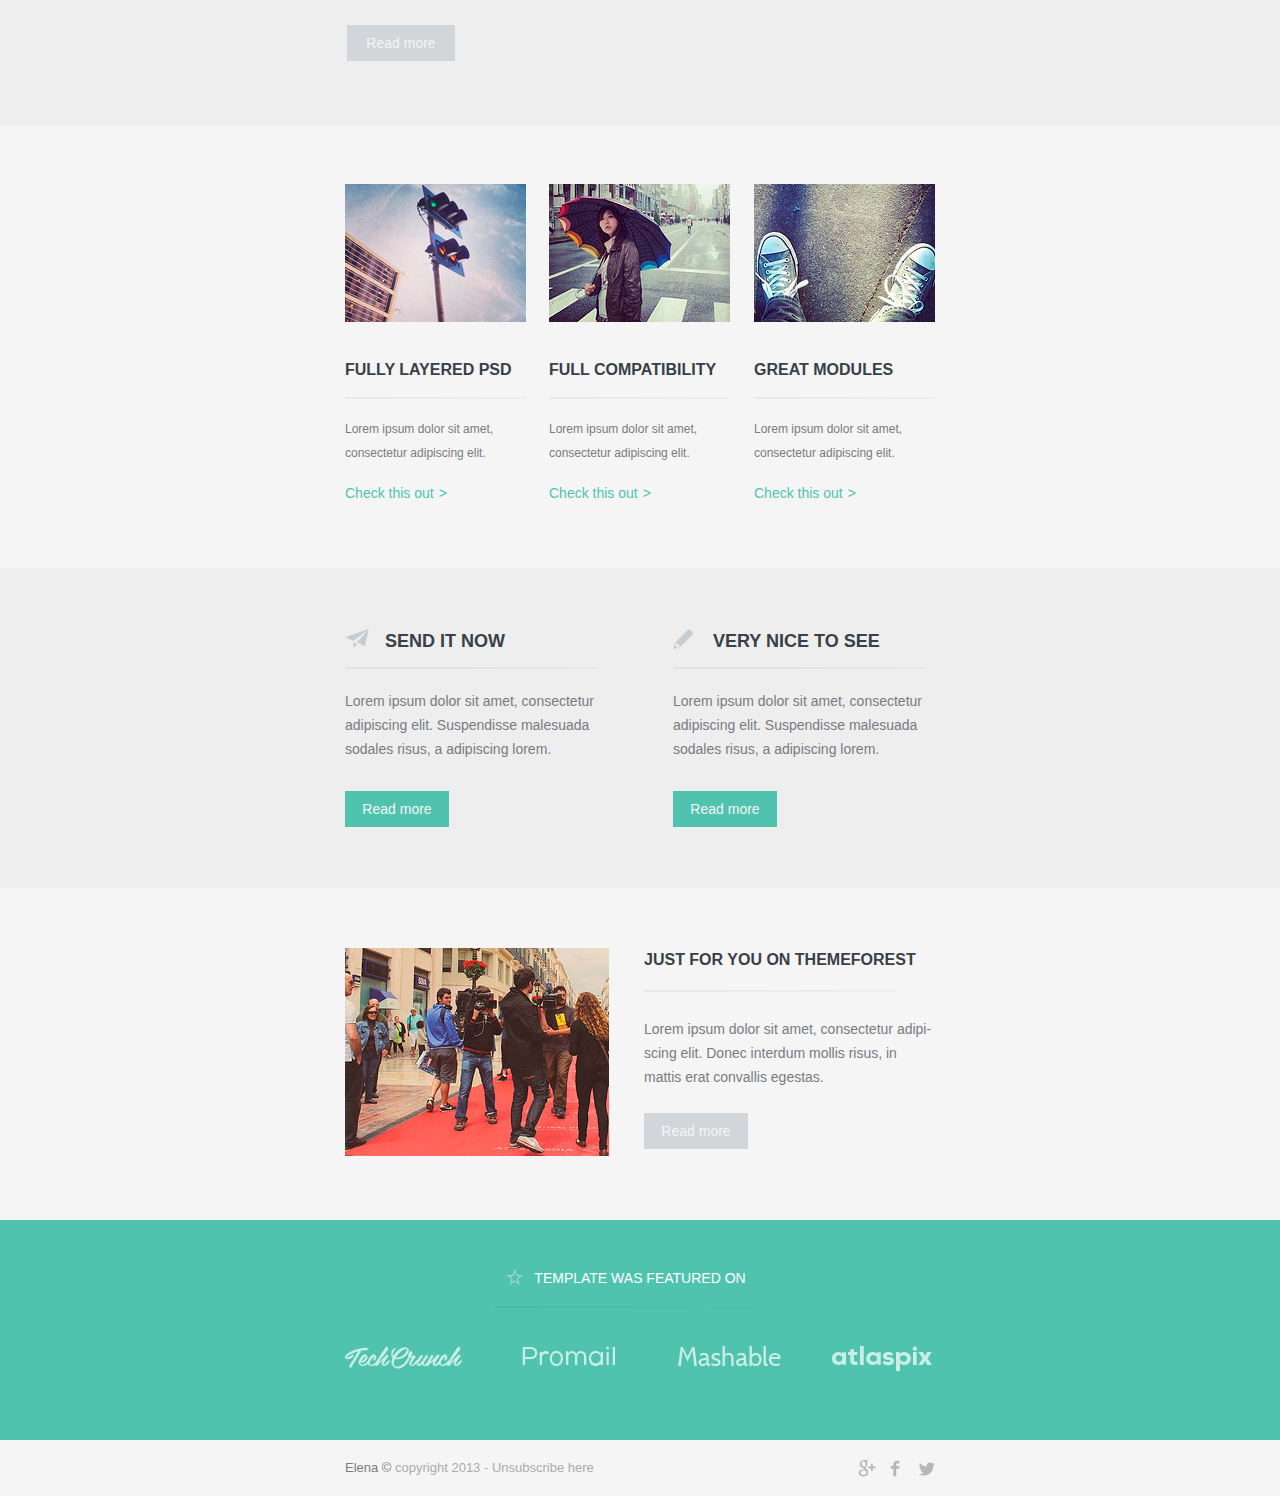
<file: landing - Elena/index.html>
<!DOCTYPE html>
<html lang="en">

<head>
    <title>Elena page</title>
    <meta charset="UTF-8">
    <link type="text/css" rel="stylesheet" href="css/reset.css">
    <link type="text/css" rel="stylesheet" href="css/main.css">
</head>

<body>

    <!--------------------- HEADER ---------------------->
    <header>
        <div class="fixed_width_container">
            <a href="#">
                <img src="images/logo.png" alt="Logo Elena">
            </a>
            <nav>
                <ul class="clearfix">
                    <li>
                        <a href="#">HOME</a>
                    </li>
                    <li>
                        <a href="#">SERVICES</a>
                    </li>
                    <li>
                        <a href="#">Features</a>
                    </li>
                    <li>
                        <a href="#">CONTACT</a>
                    </li>
                </ul>
            </nav>
            <h1>HAVE A GOOD DAY</h1>
            <div class="subheading">
                <img src="images/line-subheading.png" alt="Line">
                <p>JUST FOR YOU ON THEMEFOREST</p>
                <img src="images/line-subheading.png" alt="Line">
            </div>
            <a href="#" class="button">GET YOUR COPY NOW</a>
        </div>
    </header>

    <!--------------------- SECTION "OUR ADVANTAGES" ---------------------->
    <section class="our_advantages">
        <div class="fixed_width_container clearfix">

            <div class="col1">
                <img src="images/icon1.png" alt="Icon1" class="position">
                <h3>PROFESIONALS</h3>
                <img class="line" src="images/line-feature.png" alt="Line">
                <p>Lorem ipsum dolor sit amet consectetur elit.</p>
            </div>

            <div class="col2">
                <img src="images/icon2.png" alt="Icon2" class="position">
                <h3>AMATEURS</h3>
                <img class="line" src="images/line-feature.png" alt="Line">
                <p>Lorem ipsum dolor sit amet consectetur elit.</p>
            </div>

            <div class="col3">
                <img src="images/icon3.png" alt="Icon3" class="position">
                <h3>FOR EVERYONE</h3>
                <img class="line" src="images/line-feature.png" alt="Line">
                <p>Lorem ipsum dolor sit amet consectetur elit.</p>
            </div>

        </div>
    </section>

    <!--------------------- SECTION "THEME BENEFITS" ---------------------->
    <section class="theme_benefits">
        <div class="fixed_width_container clearfix">

            <div class="col1">
                <img src="images/image1.jpg" alt="Image1">
                <h2>Responsive template</h2>
                <img class="line" src="images/line2.png" alt="Line">
                <p>Lorem ipsum dolor sit amet, consectetur adipiscing elit. Donec interdum mollis</p>
                <a href="#" class="button">Read more</a>
            </div>

            <div class="col2">
                <img src="images/image2.jpg" alt="Image2">
                <h2>Fully compatible theme</h2>
                <img class="line" src="images/line2.png" alt="Line">
                <p>Lorem ipsum dolor sit amet, consectetur adipiscing elit. Donec interdum mollis</p>
                <a href="#" class="button">Read more</a>
            </div>

        </div>
    </section>

    <!--------------------- SECTION "SUPPORT" ---------------------->
    <section class="support">
        <div class="fixed_width_container">

            <div class="block">
                <h2>Fully Supported template</h2>
                <img class="line" src="images/line3.png" alt="Line">
                <p>Lorem ipsum dolor sit amet, consectetur adipiscing elit. Suspendisse malesuada sodales risus,
                    a adipiscing lorem commodo vitae. Ut semper semper lacus. Suspendisse convallis vel tellus at
                    consectetur. Aenean risus arcu</p>
                <a href="#" class="button">Read more</a>
            </div>

        </div>
    </section>

    <!--------------------- SECTION "TEMPLATE DESCRIPTION" ---------------------->
    <div class="template_description">
        <div class="fixed_width_container clearfix">

            <div class="col1">
                <img src="images/image3.jpg" alt="Image3">
                <h3>FULLY Layered PSD</h3>
                <img class="line" src="images/line4.png" alt="Line">
                <p>Lorem ipsum dolor sit amet, consectetur adipiscing elit.</p>
                <a href="#">Check this out</a>
            </div>

            <div class="col2">
                <img src="images/image4.jpg" alt="Image4">
                <h3>FUll Compatibility</h3>
                <img class="line" src="images/line4.png" alt="Line">
                <p>Lorem ipsum dolor sit amet, consectetur adipiscing elit.</p>
                <a href="#">Check this out</a>
            </div>

            <div class="col3">
                <img src="images/image5.jpg" alt="Image5">
                <h3>great modules </h3>
                <img class="line" src="images/line4.png" alt="Line">
                <p>Lorem ipsum dolor sit amet, consectetur adipiscing elit.</p>
                <a href="#">Check this out</a>
            </div>

        </div>
    </div>

    <!--------------------- SECTION "OUR OFFER" ---------------------->
    <div class="our_offer">
        <div class="fixed_width_container clearfix">

            <div class="col1">
                <h2>SEND IT NOW</h2>
                <img class="line" src="images/line5.png" alt="Line">
                <p>Lorem ipsum dolor sit amet, consectetur adipiscing elit. Suspendisse malesuada sodales risus, a
                    adipiscing lorem.</p>
                <a href="#" class="button">Read more</a>
            </div>

            <div class="col2">
                <h2>VERY NICE TO SEE</h2>
                <img class="line" src="images/line5.png" alt="Line">
                <p>Lorem ipsum dolor sit amet, consectetur adipiscing elit. Suspendisse malesuada sodales risus, a
                    adipiscing lorem.</p>
                <a href="#" class="button">Read more</a>
            </div>

        </div>
    </div>

    <!--------------------- SECTION "SPECIAL OFFER" ---------------------->
    <div class="special_offer">
        <div class="fixed_width_container clearfix">

            <div class="col1">
                <img src="images/image6.jpg" alt="Image6">
            </div>

            <div class="col2">
                <h3>JUST FOR YOU ON THEMEFOREST</h3>
                <img class="line" src="images/line5.png" alt="Line">
                <p>Lorem ipsum dolor sit amet, consectetur adipi-scing elit. Donec interdum mollis risus, in mattis
                    erat convallis egestas.</p>
                <a href="#" class="button">Read more</a>
            </div>

        </div>
    </div>

    <!--------------------- SECTION "OUR CLIENTS" ---------------------->
    <div class="our_clients">
        <div class="fixed_width_container">

            <h4>template was featured on</h4>
            <img class="line" src="images/line6.png" alt="Line">

            <div class="logos clearfix">
                <a href="#" class="logo1">
                    <img src="images/logo1.png" alt="Logo1">
                </a>
                <a href="#" class="logo2">
                    <img src="images/logo2.png" alt="Logo2">
                </a>
                <a href="#" class="logo3">
                    <img src="images/logo3.png" alt="Logo3">
                </a>
                <a href="#">
                    <img src="images/logo4.png" alt="Logo4">
                </a>
            </div>

        </div>
    </div>

    <!--------------------- FOOTER ---------------------->
    <footer>
        <div class="fixed_width_container clearfix">

            <div class="col1">
                <p><span>Elena &COPY;</span> copyright 2013 - <a href="#">Unsubscribe here</a></p>
            </div>

            <div class="col2">
                <div class="social_icons">
                    <a href="#" class="logo1">
                        <img src="images/twitter.png" alt="Logo1" class="icon1">
                    </a>
                    <a href="#" class="logo1">
                        <img src="images/facebook.png" alt="Logo1" class="icon2">
                    </a>
                    <a href="#" class="logo1">
                        <img src="images/google.png" alt="Logo1" class="icon3">
                    </a>
                </div>               
            </div>

        </div>
    </footer>

</body>
</html>
</file>
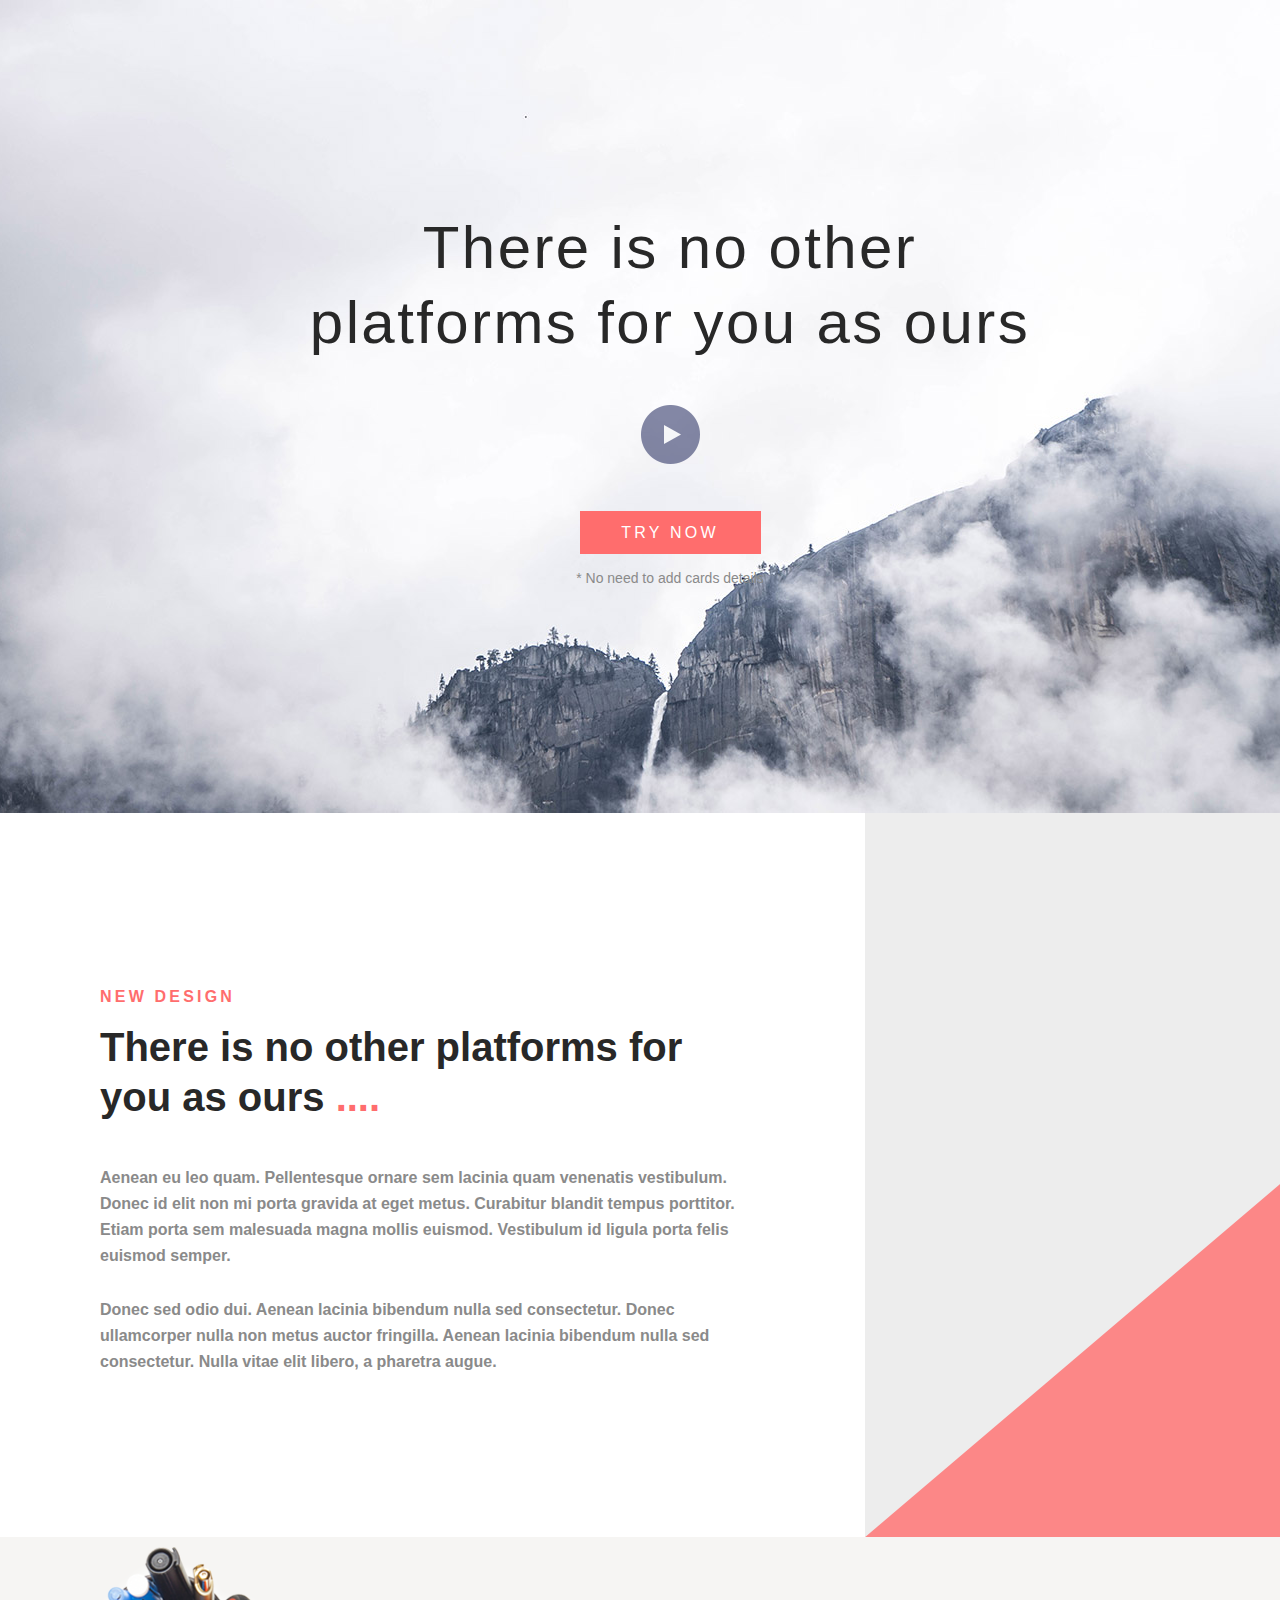
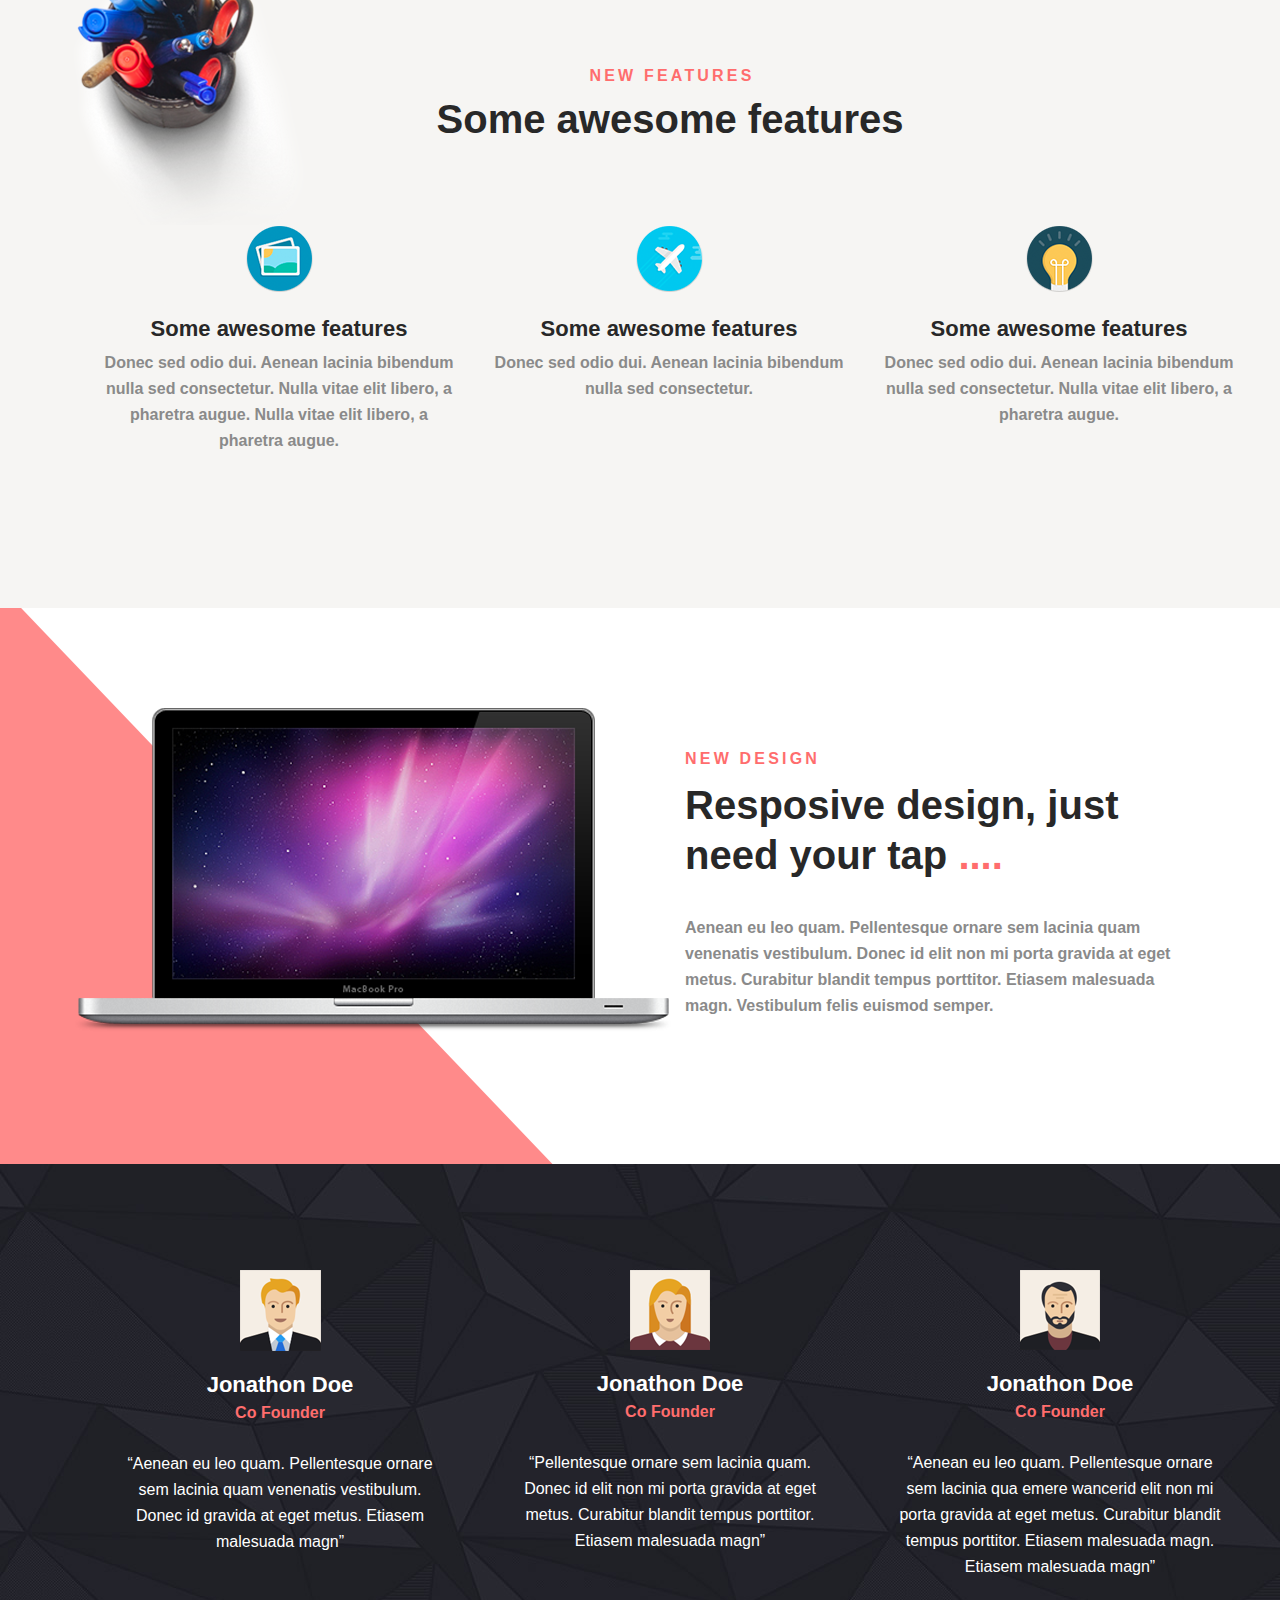
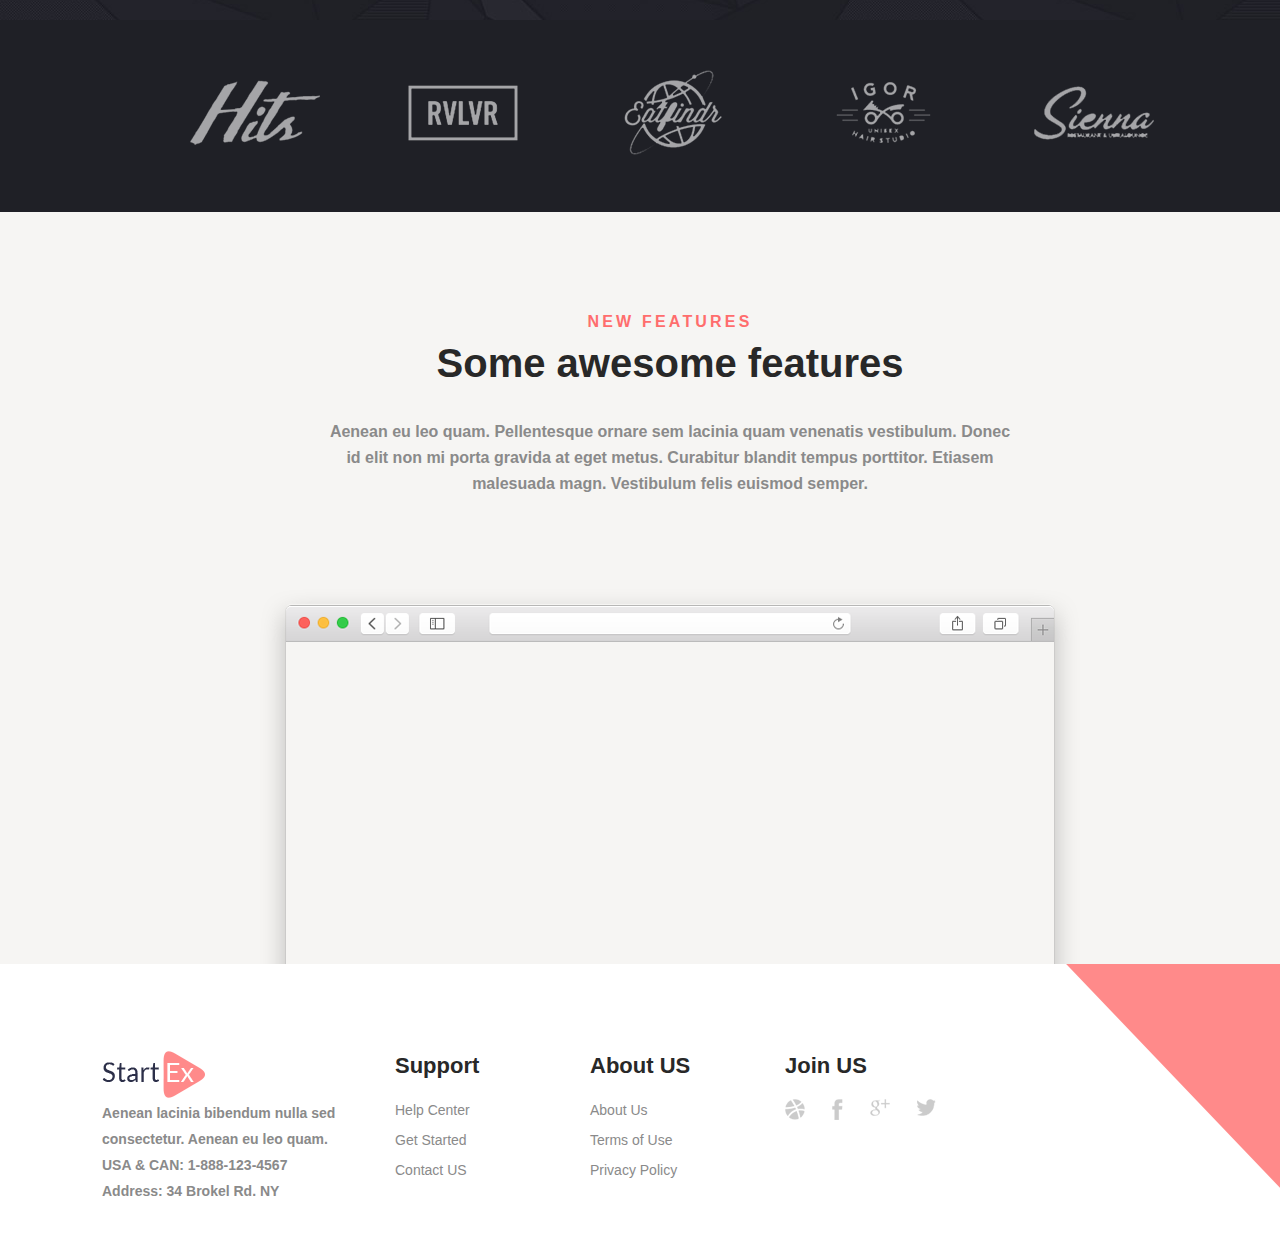
<file: landing -Start Ex/index.html>
<!DOCTYPE html>
<html>

<head>
    <title>Landing Page</title>
    <meta charset="UTF-8">
    <link type="text/css" rel="stylesheet" href="css/reset.css">
    <link type="text/css" rel="stylesheet" href="css/main.css">
</head>

<body>
    <!---------------------- HEADER ------------------------>
    <header>
        <div class="fixed_width_container">
            <h1>There is no other platforms for you as ours</h1>
            <img src="images/icon-paly.png" alt="Button 'Play'">
            <a href="#">Try now</a>
            <p>* No need to add cards details</p>
        </div>
    </header>

    <!---------------------- SECTION "NEW DESIGN" ------------------------>
    <section class="new_design">

        <div class="fixed_width_container clearfix">

            <div class="block1">
                <h3>NEW DESIGN</h3>
                <h2>There is no other platforms for you as ours <span>....</span></h2>
                <p>
                    Aenean eu leo quam. Pellentesque ornare sem lacinia quam venenatis vestibulum. Donec id elit non
                    mi porta gravida at eget metus. Curabitur blandit tempus porttitor. Etiam porta sem malesuada
                    magna mollis euismod. Vestibulum id ligula porta felis euismod semper.
                </p>
                <p>Donec sed odio dui. Aenean lacinia bibendum nulla sed consectetur. Donec ullamcorper nulla non
                    metus auctor fringilla. Aenean lacinia bibendum nulla sed consectetur. Nulla vitae elit libero,
                    a pharetra augue.
                </p>
            </div>

            <div class="block2">
                <img src="images/bg-second-block2.png" alt="Background image">
            </div>

        </div>
    </section>

    <!---------------------- SECTION "NEW FEATURES" ------------------------>
    <section class="new_features">
        <div class="fixed_width_container">

            <header>
                <h3>NEW FEATURES</h3>
                <h2>Some awesome features</h2>
            </header>

            <div class="features clearfix">
                <div class="block1">
                    <img src="images/features-icon1.png" alt="Feature1">
                    <h4>Some awesome features</h4>
                    <p>Donec sed odio dui. Aenean lacinia bibendum nulla sed consectetur. Nulla vitae elit libero, a
                        pharetra augue. Nulla vitae elit libero, a pharetra augue.</p>
                </div>

                <div class="block2">
                    <img src="images/features-icon2.png" alt="Feature2">
                    <h4>Some awesome features</h4>
                    <p>Donec sed odio dui. Aenean lacinia bibendum nulla sed consectetur.</p>
                </div>

                <div class="block3">
                    <img src="images/features-icon3.png" alt="Feature3">
                    <h4>Some awesome features</h4>
                    <p>Donec sed odio dui. Aenean lacinia bibendum nulla sed consectetur. Nulla vitae elit libero, a
                        pharetra augue.</p>
                </div>
            </div>

        </div>
    </section>

    <!---------------------- SECTION "NEW DESIGN 2" ------------------------>
    <section class="new_design_2">
        <div class="fixed_width_container clearfix">

            <div class="block1">
                <img src="images/laptop.png" alt="laptop">
            </div>

            <div class="block2">
                <h3>NEW DESIGN</h3>
                <h2>Resposive design, just need your tap <span>....</span></h2>
                <p>Aenean eu leo quam. Pellentesque ornare sem lacinia quam venenatis vestibulum. Donec
                    id elit non mi porta gravida at eget metus. Curabitur blandit tempus porttitor.
                    Etiasem malesuada magn. Vestibulum felis euismod semper.</p>
            </div>

        </div>
    </section>

    <!---------------------- SECTION "OUR TEAM" ------------------------>
    <section class="our_team">
        <div class="fixed_width_container">
            <div class="team clearfix">

                <div class="block1">
                    <img src="images/person-icon1.png" alt="Person1">
                    <p class="name">Jonathon Doe</p>
                    <p class="profession">Co Founder</p>
                    <blockquote>
                        “Aenean eu leo quam. Pellentesque ornare sem lacinia quam venenatis vestibulum. Donec
                        id gravida at eget metus. Etiasem malesuada magn”
                    </blockquote>
                </div>

                <div class="block2">
                    <img src="images/person-icon2.png" alt="Person2">
                    <p class="name">Jonathon Doe</p>
                    <p class="profession">Co Founder</p>
                    <blockquote>
                        “Pellentesque ornare sem lacinia quam. Donec id elit non mi porta gravida at eget
                        metus. Curabitur blandit tempus porttitor. Etiasem malesuada magn”
                    </blockquote>
                </div>

                <div class="block3">
                    <img src="images/person-icon3.png" alt="Person3">
                    <p class="name">Jonathon Doe</p>
                    <p class="profession">Co Founder</p>
                    <blockquote>
                        “Aenean eu leo quam. Pellentesque ornare sem lacinia qua emere wancerid elit non mi
                        porta gravida at eget metus. Curabitur blandit tempus porttitor. Etiasem malesuada magn.
                        Etiasem malesuada magn”
                    </blockquote>
                </div>

            </div>
        </div>
    </section>

    <!---------------------- SECTION "OUR CUSTOMERS" ------------------------>
    <section class="our_customers">
        <div class="fixed_width_container">

            <div class="customers_logo clearfix">

                <div class="block1">
                    <img src="images/logo-1.png" alt="Customer logo1">
                </div>

                <div class="block2">
                    <img src="images/logo-2.png" alt="Customer logo1">
                </div>

                <div class="block3">
                    <img src="images/logo-3.png" alt="Customer logo1">
                </div>

                <div class="block4">
                    <img src="images/logo-4.png" alt="Customer logo1">
                </div>

                <div class="block5">
                    <img src="images/logo-5.png" alt="Customer logo1">
                </div>

            </div>
    </section>

    <!---------------------- SECTION "NEW FEATURES 2" ------------------------>
    <section class="new_features_2">

        <div class="fixed_width_container">
            <h3>NEW FEATURES</h3>
            <h2>Some awesome features</h2>
            <p>
                Aenean eu leo quam. Pellentesque ornare sem lacinia quam venenatis vestibulum. Donec id elit non
                mi porta gravida at eget metus. Curabitur blandit tempus porttitor. Etiasem malesuada magn.
                Vestibulum felis euismod semper.
            </p>
        </div>
    </section>

    <!---------------------- FOOTER ------------------------>
    <footer>
        <div class="fixed_width_container clearfix">

            <div class="block1">
                <a href="#"><img src="images/logo.png" alt="logo"></a>
                <p>
                    Aenean lacinia bibendum nulla sed consectetur. Aenean eu leo quam.
                    USA & CAN: <a href="tel:+18881234567">1-888-123-4567</a>
                    Address: <adress>34 Brokel Rd. NY</adress>
                </p>
            </div>

            <div class="block2">
                <h4>Support</h4>
                <ul>
                    <li>
                        <a href="=#">Help Center</a>
                    </li>
                    <li>
                        <a href="=#">Get Started</a>
                    </li>
                    <li>
                        <a href="=#">Contact US</a>
                    </li>
                </ul>
            </div>

            <div class="block3">
                <h4>About US</h4>
                <ul>
                    <li>
                        <a href="=#">About Us</a>
                    </li>
                    <li>
                        <a href="=#">Terms of Use</a>
                    </li>
                    <li>
                        <a href="=#">Privacy Policy</a>
                    </li>
                </ul>
            </div>

            <div class="block4">
                <h4>Join US</h4>
                <ul class="cotact_icon">
                    <li>
                        <a href="#">
                            <img src="images/contact-icon1.png" class="opacity_1" alt="Contact icon">
                        </a>
                    </li>
                    <li>
                        <a href="#"><img src="images/contact-icon2.png" alt="Contact icon"></a>
                    </li>
                    <li>
                        <a href="#"><img src="images/contact-icon3.png" alt="Contact icon"></a>
                    </li>
                    <li>
                        <a href="#"><img src="images/contact-icon4.png" alt="Contact icon"></a>
                    <li>
                </ul>
            </div>

        </div>
    </footer>
</body>

</html>
</file>
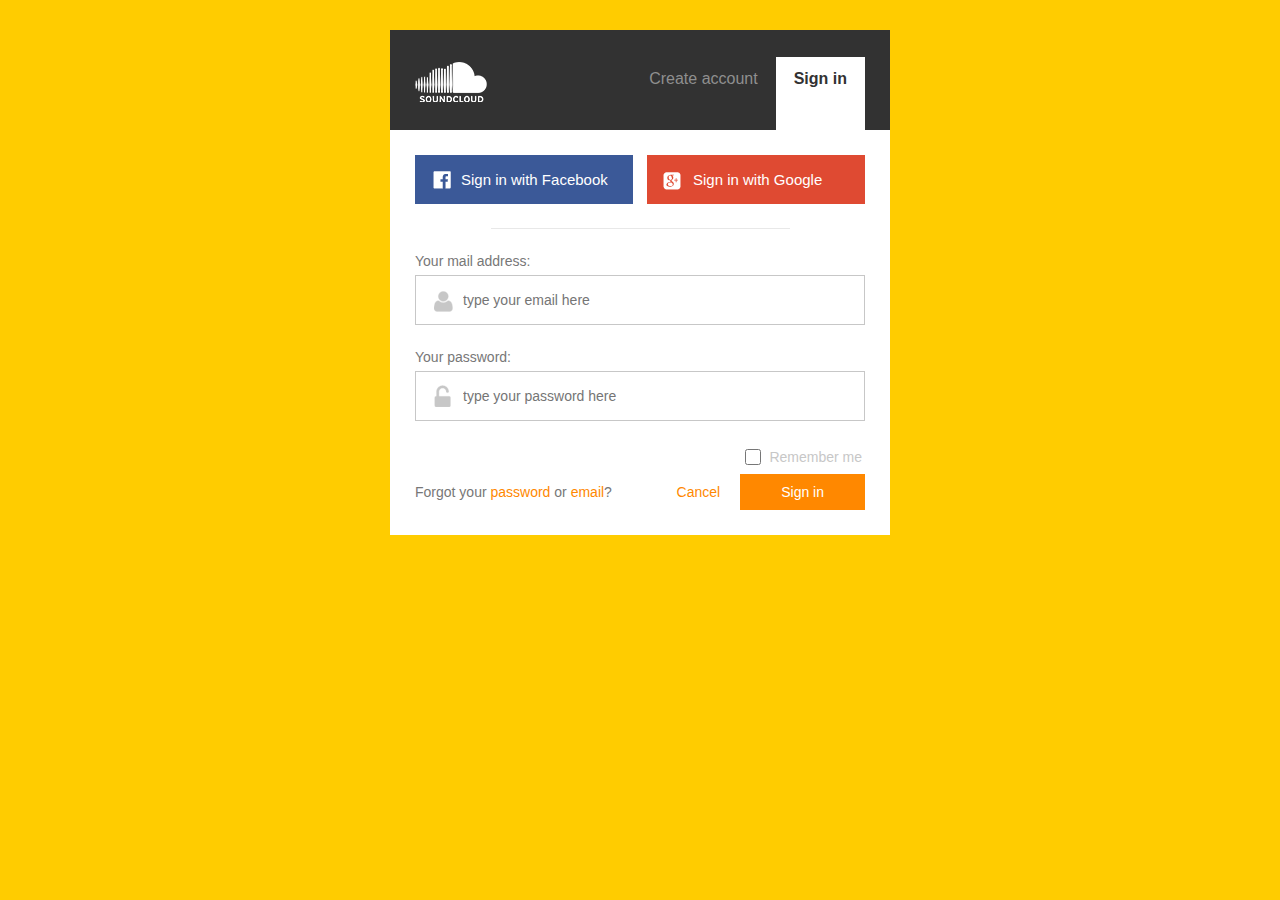
<file: forms/Form - Soundcloud Sign/index.html>
<!DOCTYPE html>
<html lang="en">

<head>
    <title>Form</title>
    <meta charset="UTF-8">
    <link type="text/css" rel="stylesheet" href="css/reset.css">
    <link type="text/css" rel="stylesheet" href="css/main.css">
</head>

<body>
    <div class="wrapper">

        <!-------------- TOP PART OF FORM -------------->
        <div class="top_part">

            <div class="logo">
                <a href="#">
                    <img src="images/logo.png" alt="Logo">
                </a>
            </div>

            <div class="nav_tabs">
                <ul>
                    <li class="active">
                        <a href="#">Sign in</a>
                    </li>
                    <li>
                        <a href="#">Create account</a>
                    </li>
                </ul>
            </div>

        </div>

        <!-------------- MAIN CONTENT OF FORM -------------->
        <div class="main_content">

            <div class="buttons">
                <a href="#" class="facebook">Sign in with Facebook</a>
                <a href="#" class="google">Sign in with Google</a>
            </div>

            <!-------------- MAIN FORM -------------->
            <form>
                <label for="email">Your mail address:</label>
                <input type="email" name="email" id="email" class="email" placeholder="type your email here">
                <label for="password">Your password:</label>
                <input type="password" name="password" id="password" class="password" placeholder="type your password here">

                <div class="checkbox_remember">
                    <input type="checkbox" name="remember" id="remember"><label for="remember">Remember me</label>
                </div>

                <div class="actions">

                    <div class="forget">
                        <p>Forgot your <a href="#">password</a> or <a href="#">email</a>?</p>
                    </div>

                    <div class="action_buttons">
                        <input type="submit" value="Sign in" class="submit">
                        <input type="reset" value="Cancel">
                    </div>

                </div>
            </form>

        </div>
    </div>
</body>

</html>
</file>
<file: landing  - Emmeline/css/main.css>
/********* BASIC SETTING *********/

@font-face {
    font-family: 'latolight';
    src: url('../fonts/lato-light-webfont.woff2') format('woff2'), url('../fonts/lato-light-webfont.woff') format('woff');
    font-weight: normal;
    font-style: normal;
}

@font-face {
    font-family: 'latoregular';
    src: url('../fonts/lato-regular-webfont.woff2') format('woff2'), url('../fonts/lato-regular-webfont.woff') format('woff');
    font-weight: normal;
    font-style: normal;
}

@font-face {
    font-family: 'open_sanslight';
    src: url('../fonts/opensans-light-webfont.woff2') format('woff2'), url('../fonts/opensans-light-webfont.woff') format('woff');
    font-weight: normal;
    font-style: normal;
}

@font-face {
    font-family: 'open_sanslight_italic';
    src: url('../fonts/opensans-lightitalic-webfont.woff2') format('woff2'), url('../fonts/opensans-lightitalic-webfont.woff') format('woff');
    font-weight: normal;
    font-style: normal;
}

@font-face {
    font-family: 'open_sansregular';
    src: url('../fonts/opensans-regular-webfont.woff2') format('woff2'), url('../fonts/opensans-regular-webfont.woff') format('woff');
    font-weight: normal;
    font-style: normal;
}

@font-face {
    font-family: 'open_sanssemibold';
    src: url('../fonts/opensans-semibold-webfont.woff2') format('woff2'), url('../fonts/opensans-semibold-webfont.woff') format('woff');
    font-weight: normal;
    font-style: normal;
}

html,
body,
.wrapper {
    height: 100%;
}

body {
    min-width: 1037px;
    font: normal 12px/18px 'open_sanslight', sans-serif;
    color: #333;
}

.wrapper {
    width: 100%;
    display: table;
}

header,
main,
footer {
    display: table-row;
}

header,
main {
    height: 100%;
}

.fixed_width_container {
    width: 907px;
    margin: 0 auto;
    padding: 0 65px;
}

.clearfix::after {
    content: "";
    display: table;
    clear: both;
}

.button {
    display: inline-block;
    color: #fff;
    font: normal 15px/52px 'latolight', sans-serif;
    padding: 0 47px;
    background-color: #ffa540;
    border-radius: 2px;
    border: 1px solid transparent;
}

.button:hover {
    background-color: #fff;
    color: #e67e22;
    line-height: 51px;
    border: 1px solid #e67e22;
}

/********* HEADING *********/

h1,
h2 {
    font-family: 'latoregular', sans-serif;
    color: #fff;
    font-weight: normal;
}

h1 {
    font-size: 48px;
    line-height: 70px;
    padding: 58px 0 26px;
}

h2 {
    font-size: 30px;
    line-height: 40px;
}

.h3_container {
    text-align: center;
    background: url("../images/h3-line.png") repeat-x 0 center;
}

h3 {
    font: normal 24px/30px 'open_sansregular', sans-serif;
    text-transform: uppercase;
    color: #555;
    background-color: #fff;
    display: inline-block;
    padding: 0 30px;
}

h4 {
    font: normal 18px/25px 'latoregular', sans-serif;
}

h5 {
    font: normal 16px/18px 'open_sansregular', sans-serif;
}

h6 {
    color: #fff;
    font: normal 18px/20px 'open_sansregular', sans-serif;
    text-transform: uppercase;
    padding: 12px 0;
}

/********* HEADER *********/

header {
    background: #153257 url("../images/header-bg.jpg") no-repeat top center;
}

/********* HEADER TOP *********/

.header_top {
    padding-top: 60px;
    border-bottom: 1px solid rgba(167, 175, 193, 0.3);
    margin-bottom: 5px;
}

.header_top>a {
    display: block;
    width: 160px;
    float: left;
}

.header_top>nav {
    float: right;
    width: 740px;
    text-align: right;
}

.header_top>nav li,
.header_top>nav a {
    display: inline-block;
}

.header_top>nav a {
    color: #fff;
    font: normal 16px/20px 'latolight', sans-serif;
    padding: 21px 9px 33px;
    margin-left: 3px;
    border-bottom: 9px solid transparent;
    margin-bottom: -5px;
}

.header_top>nav a:hover {
    border-bottom: 9px solid #fea540;
}

/********* HEADER BOTTOM *********/

.header_bottom {
    text-align: center;
    padding-bottom: 190px;
    position: relative;
}

.header_bottom h2 {
    margin-bottom: 45px;
}

.header_bottom .button {
    text-transform: uppercase;
}

.header_bottom .left_arrow,
.header_bottom .right_arrow {
    position: absolute;
    display: inline-block;
    top: 170px;
}

.header_bottom .left_arrow {
    left: -57px;
}

.header_bottom .right_arrow {
    right: -57px;
}

/********** SECTION "ADVANTAGE" **********/

.advantages {
    padding: 56px 0;
}

.advantages .subheading {
    font: normal 20px/24px 'latolight', sans-serif;
    text-align: center;
    padding: 0 38px;
    margin-bottom: 65px;
}

.three_columns {
    overflow: hidden;
    padding-top: 52px;
}

.three_columns>div {
    float: left;
    width: 285px;
    box-sizing: border-box;
    border: 1px solid #c2c7c9;
    border-radius: 6px;
    margin-left: 26px;
    position: relative;
}

.three_columns>div:first-child {
    margin-left: 0;
}

.three_columns>div img {
    display: block;
}

.three_columns>div .description {
    text-align: center;
    padding: 20px 24px 32px;
}

.three_columns>div .description h4 {
    margin-bottom: 19px;
}

.three_columns>div .description p {
    font: normal 14px/19px 'latolight', sans-serif;
}

.three_columns>div .orange_icon {
    width: 72px;
    height: 72px;
    border-radius: 44px;
    border: 8px solid #fff;
    position: absolute;
    top: -52px;
    left: 50%;
    margin-left: -44px;
}

.three_columns>.col1 .orange_icon {
    background: #ffa540 url("../images/col1-icon.png") no-repeat center center;
}

.three_columns>.col2 .orange_icon {
    background: #ffa540 url("../images/col2-icon.png") no-repeat center center;
}

.three_columns>.col3 .orange_icon {
    background: #ffa540 url("../images/col3-icon.png") no-repeat center center;
}

/********** SECTION "TOP FEATURES" **********/

.two_columns {
    overflow: hidden;
    margin-top: 50px;
    margin-bottom: 59px;
}

.two_columns>div {
    float: left;
    box-sizing: border-box;
    position: relative;
    width: 441px;
}

.two_columns h5 {
    margin-top: 9px;
    margin-bottom: 16px;
}

.two_columns .col1 {
    margin-right: 25px;
    padding: 0 45px 20px 0;
}

.two_columns .col1 p {
    margin-bottom: 40px;
}

.two_columns .col2 {
    padding-left: 13px;
    padding-top: 6px;
}

.two_columns .button {
    font: normal 14px/43px 'open_sanslight', sans-serif;
    padding: 0 48px;
}

.two_columns .col2>div {
    width: 56px;
    height: 283px;
    background-color: #eee;
    border-radius: 2px;
    position: relative;
    margin-left: 29px;
    float: left;
}

.column1_small,
.column2_small,
.column3_small,
.column4_small,
.column5_small {
    width: 100%;
    background-color: #ffa540;
    border-radius: 2px;
    position: absolute;
    bottom: 0;
}

.column1_small {
    height: 30%;
}

.column2_small {
    height: 43%;
}

.column3_small {
    height: 80%;
}

.column4_small {
    height: 60%;
}

.column5_small {
    height: 90%;
}

/********** SECTION "OUR PROJECTS" **********/

.our_projects .four_columns>div {
    width: 208px;
    float: left;
    margin-left: 25px;
}

.our_projects .four_columns>div:first-child {
    margin-left: 0;
}

.our_projects .four_columns {
    padding-top: 44px;
    margin-bottom: 57px;
    text-align: center;
}

.our_projects .four_columns img {
    margin-bottom: 23px;
}

.our_projects .four_columns .sub {
    font: normal 14px/18px 'open_sansregular', sans-serif;
    text-transform: uppercase;
    color: #555;
    margin-bottom: 2px;
}

.our_projects .four_columns p:last-child {
    font: normal 10px/18px 'open_sanslight', sans-serif;
    color: #aaa;
}

/********** SECTION "TESTIMONIALS" **********/

.testimonials {
    padding: 0 96px 45px 96px;
    text-align: center;
}

.testimonials .h3_container {
    margin-bottom: 22px;
}

.testimonials p {
    font: normal 14px/18px 'open_sanslight', sans-serif;
    padding: 0 95px;
    margin-bottom: 22px;
}

.testimonials img {
    margin-bottom: 18px;
}

.testimonials p span {
    font: normal 14px/18px 'open_sanssemibold', sans-serif;
    margin-left: -21px;
}

.testimonials .name {
    margin-bottom: 18px;
}

.testimonials .scrolling {
    width: 110px;
    margin: 0 auto;
}

.testimonials .scrolling a {
    display: block;
    width: 15px;
    height: 15px;
    border-radius: 8px;
    background-color: #eee;
    float: left;
    margin-left: 6px;
}

.testimonials .scrolling a:hover {
    background-color: #ffa540;
}

/********** FOOTER **********/

/********** FOOTER TOP **********/

.footer_top {
    background-color: #434955;
    padding: 29px 0 34px;
    color: #aaa;
}

.footer_top .four_columns>div {
    float: left;
    width: 208px;
    margin-left: 25px;
}

.footer_top .four_columns>div:first-child {
    margin-left: 0;
}

.footer_top .four_columns .col1 a {
    display: inline-block;
    margin-bottom: 20px;
}

.footer_top .four_columns .col1 img {
    width: 100px;
    display: block;
}

.footer_top .col1 p {
    line-height: 20px;
}

.footer_top .col2 li,
.footer_top .col3 li {
    padding-left: 23px;
    margin-top: 10px;
    line-height: 20px;
}

.footer_top .col3 li {
    line-height: 16px;
}

.footer_top .col2 li a {
    color: #fff;
}

.footer_top .col2 li a:hover {
    text-decoration: underline;
}

.footer_top .col2 li:first-child {
    background: url("../images/map.png") no-repeat 0 2px;
}

.footer_top .col2 li:nth-child(2) {
    background: url("../images/phone.png") no-repeat 0 0;
}

.footer_top .col2 li:nth-child(3) {
    background: url("../images/mail.png") no-repeat 0 5px;
}

.footer_top .col2 li:last-child {
    background: url("../images/world.png") no-repeat 0 2px;
}

.footer_top .col3 li {
    background: url("../images/twitter.png") no-repeat 0 2px;
}

.footer_top .col3 li span {
    font-family: 'open_sanslight_italic', sans-serif;
}

.footer_top .four_columns .col4 h6 {
    margin-bottom: 9px;
}

.footer_top .four_columns .col4 p {
    margin-bottom: 9px;
}

input[type="email"] {
    font: normal 11px/14px 'open_sanslight', sans-serif;
    color: #959698;
    padding: 7px 8px;
    width: 139px;
    background-color: #353b47;
    border-radius: 5px;
    border: none;
}

input[type="submit"] {
    width: 46px;
    height: 27px;
    float: right;
    display: block;
    background: #ffa540 url("../images/arrow.png") no-repeat center center;
    border: none;
    border-radius: 3px;
}

/********** FOOTER BOTTOM **********/

.footer_bottom {
    background-color: #353b47;
    padding: 16px 0;
}

.footer_bottom .copyright {
    font: normal 11px/17px 'open_sanslight', sans-serif;
    color: #777;
}

.footer_bottom .col1 {
    width: 208px;
    margin-right: 25px;
}

.footer_bottom .col2 {
    width: 674px;
}

.footer_bottom .col1,
.footer_bottom .col2 {
    float: left;
}

.footer_bottom .col2 a {
    display: block;
    float: right;
}

.footer_bottom .col2 .icon {
    margin-left: 4px;
}
</file>
<file: landing  - Minimo/css/main.css>
/********** BASIC SETTING **********/

@font-face {
    font-family: 'playfair_displayblack';
    src: url('../fonts/playfairdisplay-black-webfont-webfont.eot');
    src: url('../fonts/playfairdisplay-black-webfont-webfont.eot?#iefix') format('embedded-opentype'), url('../fonts/playfairdisplay-black-webfont-webfont.woff2') format('woff2'), url('../fonts/playfairdisplay-black-webfont-webfont.woff') format('woff'), url('../fonts/playfairdisplay-black-webfont-webfont.ttf') format('truetype');
    font-weight: normal;
    font-style: normal;
}

@font-face {
    font-family: 'playfair_displaybold';
    src: url('../fonts/playfairdisplay-bold-webfont-webfont.eot');
    src: url('../fonts/playfairdisplay-bold-webfont-webfont.eot?#iefix') format('embedded-opentype'), url('../fonts/playfairdisplay-bold-webfont-webfont.woff2') format('woff2'), url('../fonts/playfairdisplay-bold-webfont-webfont.woff') format('woff'), url('../fonts/playfairdisplay-bold-webfont-webfont.ttf') format('truetype');
    font-weight: normal;
    font-style: normal;
}

@font-face {
    font-family: 'playfair_displayitalic';
    src: url('../fonts/playfairdisplay-italic-webfont-webfont.eot');
    src: url('../fonts/playfairdisplay-italic-webfont-webfont.eot?#iefix') format('embedded-opentype'), url('../fonts/playfairdisplay-italic-webfont-webfont.woff2') format('woff2'), url('../fonts/playfairdisplay-italic-webfont-webfont.woff') format('woff'), url('../fonts/playfairdisplay-italic-webfont-webfont.ttf') format('truetype');
    font-weight: normal;
    font-style: normal;
}

@font-face {
    font-family: 'playfair_displayregular';
    src: url('../fonts/playfairdisplay-regular-webfont-webfont.eot');
    src: url('../fonts/playfairdisplay-regular-webfont-webfont.eot?#iefix') format('embedded-opentype'), url('../fonts/playfairdisplay-regular-webfont-webfont.woff2') format('woff2'), url('../fonts/playfairdisplay-regular-webfont-webfont.woff') format('woff'), url('../fonts/playfairdisplay-regular-webfont-webfont.ttf') format('truetype');
    font-weight: normal;
    font-style: normal;
}

@font-face {
    font-family: 'ubuntulight';
    src: url('../fonts/ubuntu-light-webfont-webfont.eot');
    src: url('../fonts/ubuntu-light-webfont-webfont.eot?#iefix') format('embedded-opentype'), url('../fonts/ubuntu-light-webfont-webfont.woff2') format('woff2'), url('../fonts/ubuntu-light-webfont-webfont.woff') format('woff'), url('../fonts/ubuntu-light-webfont-webfont.ttf') format('truetype');
    font-weight: normal;
    font-style: normal;
}

body {
    min-width: 1100px;
    font: normal 14px/24px 'playfair_displayregular', 'Times New Roman', sans-serif;
    color: #626262;
}

.fixed_width_container {
    width: 1060px;
    margin: 0 auto;
    padding: 0 20px;
}

img {
    display: block;
}

.clearfix::after {
    content: "";
    clear: both;
    display: table;
}

/********** HEADING **********/

h1 {
    font-size: 30px;
    line-height: 45px;
    margin-top: 11px;
}

h2 {
    color: #b4ad9e;
    font: normal 14px/24px 'ubuntulight', Arial, sans-serif;
    text-transform: uppercase;
}

h3 {
    font: normal 20px/35px 'playfair_displayregular', 'Times New Roman', sans;
    margin-top: 15px;
}

/********** HEADER **********/

header .fixed_width_container {
    padding-top: 68px;
    padding-bottom: 95px;
}

header .logo {
    float: left;
    width: 119px;
    display: block;
}

/* Navigation */

header nav {
    float: right;
    width: 940px;
    text-align: right;
}

header nav li,
header nav li a {
    display: inline-block;
}

header nav li {
    margin-left: 93px;
}

header nav li a {
    color: #626262;
    text-transform: uppercase;
}

header nav li a:hover {
    color: #000;
    text-transform: uppercase;
}

.main_image {
    margin-top: 93px;
}

/********** MAIN CONTENT **********/

.main_content {
    overflow: hidden;
}

aside {
    float: right;
    width: 273px;
}

main article {
    float: left;
    width: 661px;
    margin-left: 80px;
}

main article>p {
    margin-top: 23px;
    margin-bottom: 61px;
}

main article>p strong {
    font-family: 'playfair_displayblack', 'Times New Roman', sans;
    font-weight: normal;
}

article>img {
    margin-top: 50px;
}

main article .italic {
    font-family: 'playfair_displayitalic', 'Times New Roman', sans;
    margin: 57px 10px 0 21px;
}

/* Social icons */

article .social_icons {
    text-align: right;
    padding-top: 9px;
    margin-bottom: 108px;
}

article .social_icons p {
    color: #b4ad9e;
    font: normal 13px/24px 'ubuntulight', Arial, sans-serif;
    text-transform: uppercase;
}

.social_icons li,
.social_icons li a {
    display: inline-block;
    height: 17px;
    margin-left: 15px;
}

.social_icons a:hover {
    background-position: center -17px;
}

.social_icons .facebook {
    width: 9px;
    background: url('../images/facebook.png') no-repeat center 0;
}

.social_icons .twitter {
    width: 18px;
    background: url('../images/twitter.png') no-repeat center 0;
}

.social_icons .google {
    width: 17px;
    background: url('../images/google.png') no-repeat center 0;
}

.social_icons .tumblr {
    width: 11px;
    background: url('../images/tumblr.png') no-repeat center 0;
}

.social_icons .pinterest {
    width: 18px;
    background: url('../images/pinterest.png') no-repeat center 0;
}

/********** ASIDE **********/

aside h3 {
    font-size: 24px;
    line-height: 20px;
    margin-top: 32px;
    margin-bottom: 15px;
}

aside h3+p {
    font-size: 12px;
    line-height: 20px;
    margin-bottom: 22px;
}

aside .social_icons {
    margin-bottom: 60px;
}

aside .social_icons a {
    display: inline-block;
    margin-right: 13px;
    height: 17px;
}

aside .social_icons .facebook {
    width: 9px;
    background: url('../images/aside-facebook.png') no-repeat center 0;
}

aside .social_icons a:hover {
    background-position: center -17px;
}

aside .social_icons .instagram {
    width: 18px;
    background: url('../images/aside-instagram.png') no-repeat center 0;
}

aside .social_icons .pinterest {
    width: 18px;
    background: url('../images/aside-pinterest.png') no-repeat center 0;
}

aside h2 {
    margin-bottom: 25px;
}

aside ul {
    margin-bottom: 45px;
}

aside ul li {
    background: url("../images/ellipse.png") no-repeat 2px 8px;
    color: #b4ad9e;
    margin-bottom: 20px;
    padding-left: 29px;
}

aside ul li a:hover {
    color: #000;
}

aside ul li .number_comments:hover {
    color: #754c02;
}

aside ul a {
    font: normal 16px/25px 'playfair_displayregular', 'Times New Roman', sans;
    color: #626262;
}

aside ul .number_comments {
    display: block;
    font: normal 12px/24px 'ubuntulight', Arial, sans-serif;
    color: #b4ad9e;
    text-transform: uppercase;
    margin-top: 2px;
}

/********** SECTION "OTHER POSTS" **********/

.other_posts {
    background-color: #f5f5f5;
}

.other_posts_container {
    padding: 65px 80px 83px;
}

.post_items {
    overflow: hidden;
    margin-top: 33px;
}

.post_items .post_items_col1 {
    width: 273px;
    float: left;
    margin-left: 40px;
    display: block;
    color: #626262;
}

.post_items .post_items_col1:hover {
    color: #000;
}

.post_items .post_items_col1:first-child {
    margin-left: 0;
}

/********** SECTION "COMMETS" **********/

.comments_container {
    padding: 62px 80px 67px;
}

.comments h2 {
    margin-bottom: 28px;
}

.comment_item {
    margin-bottom: 44px;
}

.comment_item:nth-child(4) {
    margin-bottom: 31px;
}

.comment_item .name {
    font-family: 'playfair_displaybold', 'Times New Roman', sans;
}

.comment_image {
    width: 70px;
    float: left;
    padding-top: 7px;
}

.comment {
    margin-left: 108px;
}

.comment p {
    margin-bottom: 4px;
}

.comment a {
    margin-top: 15px;
    color: #b4ad9e;
    font: normal 14px/20px 'ubuntulight', Arial, sans-serif;
    text-transform: uppercase;
    display: inline-block;
}

.comment a:hover {
    color: #000;
}

textarea {
    width: 791px;
    min-height: 68px;
    font: normal 14px/20px 'ubuntulight', Arial, sans-serif;
    background: #fff;
    color: #626262;
    border: 1px solid #c8c8c8;
    border-radius: 5px;
    padding: 25px 30px 5px 30px;
    text-transform: uppercase;
    margin-top: 7px;
    box-sizing: border-box;
}

::placeholder {
    /* Chrome, Firefox, Opera, Safari 10.1+ */
    color: #c8c8c8;
    /* Firefox */
    opacity: 1;
}

::-webkit-input-placeholder {
    /* Edge */
    color: #c8c8c8;
}

:-ms-input-placeholder {
    /* Internet Explorer 10-11 */
    color: #c8c8c8;
}

.comments .social_icons {
    text-align: right;
}

.comments .social_icons p {
    color: #b4ad9e;
    font: normal 14px/24px 'ubuntulight', Arial, sans-serif;
    text-transform: uppercase;
    margin-right: 19px;
}

.social_icons li,
.social_icons li a {
    display: inline-block;
    height: 17px;
    margin-left: 9px;
}

.social_icons .facebook_comment {
    width: 9px;
    background: url('../images/facebook-comments.png') no-repeat center 0;
}

.social_icons a:hover {
    background-position: center -17px;
}

.social_icons .twitter_comment {
    width: 18px;
    background: url('../images/twitter-comments.png') no-repeat center 0;
}

/********** FOOTER **********/

footer {
    background-color: #f0f0f0;
    color: #000;
}

.footer_container {
    padding: 35px 1px 38px 80px;
    overflow: hidden;
}

footer .col1 {
    width: 673px;
    float: left;
}

footer .col1 a {
    display: inline-block;
    margin-right: 15px;
    color: #000;
}

footer .col1 a:hover {
    text-decoration: underline;
}

footer .col1 a {
    margin-right: 12px;
}

footer .col2 {
    width: 272px;
    float: right;
    text-align: right;
}

footer .col2 p,
footer .col2 a {
    display: inline-block;
}

footer .col2 a {
    margin-left: 13px;
    height: 15px;
}

footer .col2 .facebook {
    width: 9px;
    background: url('../images/facebook-footer.png') no-repeat center 0;
}

footer .col2 .twitter {
    width: 18px;
    background: url('../images/twitter-footer.png') no-repeat center 0;
}

footer .col2 .instagram {
    width: 18px;
    background: url('../images/instagram-footer.png') no-repeat center 0;
}

footer .col2 a:hover {
    background-position: center -15px;
}
</file>
<file: landing  - Zebra/css/main.css>
/*************** BASIC SETTING ***************/

@font-face {
    font-family: "Myriad Pro";
    src: url("../fonts/MyriadProRegular.eot");
    src: url("../fonts/MyriadProRegular.eot?#iefix")format("embedded-opentype"), url("../fonts/MyriadProRegular.woff") format("woff"), url("../fonts/MyriadProRegular.ttf") format("truetype");
    font-style: normal;
    font-weight: normal;
}

body {
    min-width: 1044px;
    font: normal 14px/20px Arial, sans-serif;
    color: #1d1d1d;
}

.fixed_width_container {
    width: 1024px;
    margin: 0 auto;
    padding: 0 10px;
}

.clearfix::after {
    content: "";
    display: table;
    clear: both;
}

/*************** HEADING ***************/

h1 {
    font: bold 116px/130px Arial, sans-serif;
}

h2 {
    font: normal 116px/127px "Times New Roman", serif;
    text-transform: uppercase;
    color: #fff;
    text-align: center;
}

h3 {
    font: bold 50px/55px Arial, sans-serif;
    color: #1d1d1d;
}

/*************** HEADER ***************/

header {
    background: #7fbfba url("../images/header_bg.jpg") no-repeat center top;
}

/*************** HEADER TOP ***************/

.header_top {
    background-color: rgba(255, 255, 255, 0.94);
}

.header_top .logo,
.header_top nav,
.header_top .shop {
    float: left;
}

.header_top .logo {
    width: 158px;
    padding: 26px 16px 10px;
}

.header_top nav {
    width: 547px;
}

.header_top .shop {
    width: 267px;
    text-align: right;
    margin-top: 32px;
    margin-bottom: 10px;
    padding-right: 20px;
}

/*************** BLOCK LOGO ***************/

header .logo a {
    font: bold 38px/40px Arial, sans-serif;
    color: #626262;
}

header .logo a span {
    color: #06b5a9;
}

/*************** BLOCK NAVIFATION ***************/

header nav ul {
    text-align: right;
}

header nav li {
    display: inline-block;
}

header nav li a {
    display: inline-block;
    font: normal 17px/20px Arial, sans-serif;
    color: #626262;
    padding: 37px 17px 28px 19px;
}

header nav li a:hover {
    color: #fff;
    background-color: #cf1a2b;
}

/*************** BLOCK SHOP ***************/

.shop a,
.shop p {
    display: inline-block;
}

.shop p {
    color: #9d9d9d;
    font: normal 24px/30px Arial, sans-serif;
}

.shop a {
    margin-left: 13px;
}

/*************** SUBMENU OF NAVIGATION  ***************/

.nav_submenu {
    position: relative;
}

.submenu {
    position: absolute;
    left: 0;
    top: 100%;
    background-color: #cf1a2b;
    width: 600px;
    text-align: left;
    background: url("../images/Sub-menu-line.jpg") repeat-y 0 0;
    border-top: 1px solid rgba(255, 255, 255, 0.2);
    display: none;
    z-index: 2;
}

.nav_submenu:hover .submenu {
    display: block;
}

.submenu .col1,
.submenu .col2,
.submenu .col3 {
    float: left;
}

.submenu .col1 {
    width: 215px;
}

.submenu .col2 {
    width: 190px;
}

.submenu .col3 {
    width: 195px;
}

.submenu .logo2 {
    font: bold 38px/40px Arial, sans-serif;
    color: #fff;
    padding: 19px 10px 11px 38px;
}

.submenu .logo2 span {
    color: #fec8cd;
}

.under_logo {
    text-align: center;
    border-top: 1px solid rgba(255, 255, 255, 0.2);
    padding-top: 54px;
    padding-bottom: 20px;
}

.submenu ul {
    text-align: left;
    padding: 13px 10px 11px 40px;
}

.submenu li {
    display: block;
}

.submenu li a {
    display: block;
}

.submenu li a {
    color: rgba(255, 255, 255, 0.72);
    line-height: 34px;
    font-size: 16px;
    padding: 0;
}

/*************** HEADER BOTTOM ***************/

.header_bottom {
    color: #fff;
    text-align: center;
}

.header_bottom .fixed_width_container {
    padding-top: 262px;
    padding-bottom: 145px;
    position: relative;
}

.header_bottom p,
.header_bottom h1 {
    text-transform: uppercase;
    padding: 0 80px;
}

.header_bottom p {
    font: normal 22px/25px Arial, sans-serif;
    letter-spacing: 28px;
    margin-bottom: 10px;
}

.header_bottom a {
    position: absolute;
    top: 239px;
}

.header_bottom .left {
    left: 10px;
}

.header_bottom .right {
    right: 10px;
}

/*************** SECTION "OUR OFFER" ***************/

.our_offer .fixed_width_container {
    padding-top: 39px;
    margin-bottom: 47px;
}

.our_offer .block1,
.our_offer .block2,
.our_offer .block3,
.our_offer .block4 {
    width: 245px;
    float: left;
    margin-right: 15px;
    color: #fff;
    position: relative;
    text-transform: uppercase;
}

.our_offer .block4 {
    margin-right: 0;
}

.our_offer .block1 {
    padding: 18px 20px;
    width: 205px;
    min-height: 215px;
    background-color: #58dbd3;
}

.our_offer .heading {
    font: bold 30px/33px Arial, sans-serif;
}

.our_offer .subheading {
    font: bold 20px/22px Arial, sans-serif;
    padding-right: 97px;
    padding-top: 20px;
}

.our_offer .price {
    font: bold 49px/50px Arial, sans-serif;
}

.our_offer .block1 .price {
    color: #12867f;
    margin-top: 20px;
    margin-left: 8px;
}

.our_offer .block1 img,
.our_offer .block2 img,
.our_offer .block3 img {
    position: absolute;
    bottom: 0;
    right: 0;
}

.our_offer .block1 img {
    top: 5px;
}

.our_offer .block2 {
    padding: 18px 21px 17px 32px;
    width: 191px;
    min-height: 215px;
    background-color: #e4ce9a;
}

.our_offer .block2 .price {
    color: #5e4c38;
    margin-top: 63px;
}

.our_offer .block3 {
    padding: 18px 7px 17px 35px;
    width: 203px;
    min-height: 215px;
    background-color: #ffa7ce;
}

.our_offer .block3 .subheading {
    padding-top: 0;
}

.our_offer .block3 .price {
    color: #414049;
    margin-top: 15px;
    margin-left: 3px;
}

.our_offer .block3 .subheading {
    padding-right: 97px;
    margin-top: 5px;
}

.our_offer .block4 {
    padding: 8px 22px 12px 22px;
    width: 200px;
    min-height: 215px;
    background-color: #f2ca66;
    text-align: center;
}

.our_offer .block4 .heading {
    font: bold 105px/105px Arial, sans-serif;
}

.our_offer .block4 .subheading {
    font: bold 65px/65px Arial, sans-serif;
    padding-right: 0;
    padding-top: 0;
    margin-bottom: 25px;
}

.our_offer .block4 .call {
    font: bold 26px/28px Arial, sans-serif;
    background-color: #fff;
    color: #f2ca66;
    width: 142px;
    padding: 4px 0 5px;
    position: relative;
    left: -22px;
    bottom: 0;
}

/*************** SECTION "CATIGORIES" ***************/

.catigories {
    background: #7f6aa3 url("../images/second_block_bg.jpg") no-repeat center -43px;
}

.catigories .fixed_width_container {
    padding-top: 43px;
    padding-bottom: 344px;
    position: relative;
}

.catigories h2 {
    margin-bottom: 52px;
}

.catigories .circle {
    width: 199px;
    height: 199px;
    border-radius: 50%;
    background-color: rgba(88, 219, 211, 0.5);
    text-align: center;
    display: inline-flex;
}

.catigories .circle img {
    margin: auto;
}

.catigories .block1 {
    background: url("../images/circle1.png") no-repeat left center;
    width: 199px;
    height: 199px;
}

.catigories .block9 {
    background: url("../images/circle3.png") no-repeat right center;
    width: 199px;
    height: 199px;
}

.catigories .block1,
.catigories .block2,
.catigories .block3,
.catigories .block4,
.catigories .block5,
.catigories .block6,
.catigories .block7,
.catigories .block8,
.catigories .block9 {
    position: absolute;
}

.catigories .block1 {
    bottom: 125px;
    left: -119px;
}

.catigories .block2 {
    bottom: 157px;
    left: -64px;
}

.catigories .block3 {
    bottom: 81px;
    left: 84px;
}

.catigories .block4 {
    bottom: 146px;
    left: 250px;
}

.catigories .block5 {
    bottom: 117px;
    left: 416px;
}

.catigories .block6 {
    bottom: 83px;
    left: 589px;
}

.catigories .block7 {
    bottom: 143px;
    right: 105px;
}

.catigories .block8 {
    bottom: 59px;
    right: -42px;
}

.catigories .block9 {
    bottom: 159px;
    right: -119px
}

/*************** SECTION "MODEL" ***************/

.model .fixed_width_container {
    padding-top: 186px;
    padding-bottom: 77px;
    position: relative;
}

.model .col1,
.model .col2 {
    float: left;
}

.model .col1 {
    width: 664px;
    padding: 0 55px;
    box-sizing: border-box;
}

.model .col2 {
    width: 360px;
}

.model .col1 img {
    position: absolute;
    top: -16px;
    left: 14px;
}

.model .col1 h3 {
    margin-bottom: 53px;
}

.model .col1 p {
    font: normal 14px/20px Arial, csans-serif;
    margin-bottom: 61px;
}

.model .col1 a {
    color: #fff;
    background: #d62132 url("../images/buy.png") no-repeat 13px 9px;
    width: 215px;
    font: normal 28px/30px "Myriad Pro", sans-serif;
    text-align: center;
    padding: 8px 29px 9px 51px;
}

.model .col1 a:hover {
    box-shadow: 2px 2px 2px #cecfcf inset, -2px -2px 2px #cecfcf inset;
}

/*************** FOOTER ***************/

footer {
    background-color: #1b2330;
}

footer .fixed_width_container {
    padding: 20px 0;
}

footer .col1 {
    width: 737px;
    padding-left: 13px;
}

footer .col2 {
    width: 270px;
    text-align: right;
    padding-top: 6px;
}

footer .col1,
footer .col2 {
    float: left;
}

footer .logo {
    font: bold 38px/42px Arial, sans-serif;
    color: #626262;
}

footer .logo span {
    color: #06b5a9;
}

footer .col1 p {
    font: normal 16px/23px "Myriad Pro", Arial, sans-serif;
    color: rgba(255, 255, 255, 0.5);
}

footer .col2 a {
    display: block;
    float: right;
}

footer .col2 .icon1 {
    margin-right: 14px;
}

footer .col2 .icon2 {
    margin-right: 40px;
}

footer .col2 .icon3 {
    margin-right: 47px;
}
</file>
<file: landing - Elena/css/main.css>
/**************** BASIC SETTINGS *****************/

body {
    background-color: #f5f5f5;
    min-width: 610px;
}

.fixed_width_container {
    width: 590px;
    padding: 0 10px;
    margin: 0 auto;
}

p {
    color: #787b80;
    font: normal 14px/24px Arial, sans-serif;
}

img {
    vertical-align: bottom;
}

.button {
    display: block;
    color: #f5f5f5;
    background-color: #50c3af;
    text-align: center;
}

.button:hover {
    background-color: #48a292;
}

.clearfix::after {
    content: "";
    display: table;
    clear: both;
}

/**************** HEADING *****************/

h1,
h2,
h3,
h4 {
    text-transform: uppercase;
}

h1 {
    color: #fff;
    font: bold 53px/61px Arial, sans-serif;
}

h2 {
    color: #384048;
    font: bold 18px/24px Arial, sans-serif;
}

h3 {
    color: #384048;
    font: bold 16px/24px Arial, sans-serif;
}

h4 {
    color: #fff;
    font: normal 14px/24px Arial, sans-serif;
}

/**************** HEADER *****************/

header {
    background: #1e4249 url("../images/header-bg.jpg") no-repeat center top;
}

header .fixed_width_container {
    padding-top: 65px;
    padding-bottom: 120px;
    text-align: center;
}

header nav ul {
    margin-left: 117px;
    margin-top: 38px;
    margin-bottom: 58px;
}

header nav li {
    float: left;
    margin-right: 38px;
}

header nav li a {
    text-transform: uppercase;
    color: #fff;
    font: normal 13px/24px Arial, sans-serif;
}

header nav li a:hover {
    padding-bottom: 5px;
    background: url("../images/line-subheading.png") no-repeat center bottom;
}

header .subheading {
    overflow: hidden;
    margin: 30px 0 75px 53px;
}

header .subheading p {
    width: 260px;
    margin: 0 11px;
    color: #fff;
    font-size: 15px;
    font-weight: bold;
    text-transform: uppercase;
}

header .subheading p,
header .subheading img {
    float: left;
}

header .subheading img {
    margin-top: 10px;
}

header .button {
    text-transform: uppercase;
    width: 220px;
    margin: 0 auto;
    font: normal 15px/24px Arial, sans-serif;
    padding: 12px 6px;
}

/**************** SECTION "OUR ADVANTAGES" *****************/

.our_advantages {
    background-color: #eeeeef;
}

.our_advantages .col1,
.our_advantages .col2,
.our_advantages .col3 {
    float: left;
    text-align: center;
    padding: 49px 0 60px;
}

.our_advantages .col1,
.our_advantages .col3 {
    width: 170px;
}

.our_advantages .col1 {
    margin-right: 28px;
}

.our_advantages .col2 {
    width: 190px;
    margin-right: 28px;
}

.our_advantages .col1 img:first-child {
    margin-bottom: 36px;
}

.our_advantages .col2 img:first-child {
    margin-bottom: 32px;
}

.our_advantages .col3 img:first-child {
    margin-bottom: 26px;
}

.our_advantages .col1 h3,
.our_advantages .col2 h3,
.our_advantages .col3 h3 {
    margin-bottom: 15px;
}

.our_advantages .line {
    margin-bottom: 18px;
}

/*
.first_block .fixed_width_container .col1 .position,
.first_block .fixed_width_container .col2 .position,
.first_block .fixed_width_container .col3 .position {
    margin-left: 2px;
    margin-top: 4px;
}*/

/**************** SECTION "THEME BENEFITS" *****************/

.theme_benefits {
    background-color: #f5f5f5;
}

.theme_benefits .col1,
.theme_benefits .col2 {
    width: 265px;
    padding: 64px 0 75px;
}

.theme_benefits .col1 {
    float: left;
}

.theme_benefits .col2 {
    float: right;
}

.theme_benefits .col1 img:first-child,
.theme_benefits .col2 img:first-child {
    margin-bottom: 39px;
}

.theme_benefits .col1 h2,
.theme_benefits .col2 h2 {
    margin-bottom: 16px;
}

.theme_benefits .line {
    margin-bottom: 25px;
}

.theme_benefits .button {
    width: 96px;
    font: normal 14px/24px Arial, sans-serif;
    padding: 6px;
    margin-top: 30px;
}

/**************** SECTION "SUPPORT" *****************/

.support {
    background-color: #eeeeef;
}

.support .fixed_width_container {
    padding-top: 64px;
    padding-bottom: 65px;
}

.support .block {
    padding-left: 2px;
}

.support .block h2 {
    text-align: left;
    background: url("../images/pic1.png") no-repeat left top;
    padding-left: 40px;
    margin-bottom: 16px;
}

.support .line {
    margin-bottom: 20px;
}

.support .block p {
    margin-bottom: 30px;
}

.support .button {
    background-color: #d2d5da;
    width: 96px;
    font: normal 14px/24px Arial, sans-serif;
    padding: 6px;
}

.support .button:hover {
    background-color: #b2b4b9;
}

/**************** SECTION "TEMPLATE DESCRIPTION" *****************/

.template_description {
    background-color: #f5f5f5;
}

.template_description .col1,
.template_description .col2,
.template_description .col3 {
    float: left;
    width: 180px;
    padding: 58px 0 63px;
}

.template_description .col1 {
    margin-right: 24px;
}

.template_description .col2 {
    margin-right: 25px;
}

.template_description .col1 img:first-child,
.template_description .col2 img:first-child,
.template_description .col3 img:first-child {
    margin-bottom: 36px;
}

.template_description .col1 h3,
.template_description .col2 h3,
.template_description .col3 h3 {
    margin-bottom: 15px;
}

.template_description .line {
    margin-bottom: 18px;
}

.template_description p {
    font: normal 12px/24px Arial, sans-serif;
    margin-bottom: 16px;
}

.template_description a {
    color: #50c3af;
    font: normal 14px/24px Arial, sans-serif;
}

.template_description a::after {
    content: ">";
    margin-left: 5px;
}

/**************** SECTION "OUR OFFER" *****************/

.our_offer {
    background-color: #eeeeef;
}

.our_offer .fixed_width_container {
    padding-top: 61px;
    padding-bottom: 61px;
    text-align: left;
}

.our_offer .col1,
.our_offer .col2 {
    float: left;
    width: 250px;
}

.our_offer .col1 {
    margin-right: 78px;
}

.our_offer h2 {
    margin-bottom: 14px;
    padding-left: 40px;
}

.our_offer .col1 h2 {
    background: url("../images/pic2.png") no-repeat left top;
}

.our_offer .col2 h2 {
    background: url("../images/pic3.png") no-repeat left top;
}

.our_offer .line {
    margin-bottom: 20px;
}

.our_offer .col1 p,
.our_offer .col2 p {
    margin-bottom: 30px;
}

.our_offer .button {
    width: 96px;
    font: normal 14px/24px Arial, sans-serif;
    padding: 6px 4px;
}

/**************** SECTION "SPECIAL OFFER" *****************/

.special_offer {
    background-color: #f5f5f5;
}

.special_offer .fixed_width_container {
    padding-top: 60px;
    padding-bottom: 64px;
    text-align: left;
}

.special_offer .col1,
.special_offer .col2 {
    float: left;
}

.special_offer .col1 {
    width: 264px;
    margin-right: 35px;
}

.special_offer .col2 {
    width: 290px;
}

.special_offer .col2 h3 {
    margin-bottom: 18px;
}

.special_offer .col2 .line {
    margin-bottom: 25px;
}

.special_offer .col2 p {
    margin-bottom: 24px;
}

.special_offer .col2 .button {
    background-color: #d2d5da;
    width: 96px;
    font: normal 14px/24px Arial, sans-serif;
    text-align: center;
    padding: 6px 4px;
}

.special_offer .button:hover {
    background-color: #b2b4b9;
}

/**************** SECTION "OUR CLIENTS" *****************/

.our_clients {
    background-color: #50c3af;
    text-align: center;
}

.our_clients .fixed_width_container {
    padding-top: 46px;
    padding-bottom: 69px;
}

.our_clients h4 {
    text-align: center;
    background: url("../images/pic4.png") no-repeat left 3px;
    width: 222px;
    margin: 0 auto;
    padding: 0 23px;
    margin-bottom: 16px;
}

.our_clients .line {
    margin-bottom: 38px;
}

.our_clients .logos a {
    display: block;
    float: left;
}

.our_clients .logos .logo1 {
    margin-right: 60px;
}

.our_clients .logos .logo2 {
    margin-right: 63px;
}

.our_clients .logos .logo3 {
    margin-right: 51px;
}

/**************** FOOTER *****************/

footer {
    background-color: #f5f5f5;
}

footer .fixed_width_container {
    padding-top: 16px;
    padding-bottom: 16px;
}

footer .col1 {
    width: 490px;
}

footer .col2 {
    width: 100px;
    text-align: left;
}

footer .col1,
footer .col2 {
    float: left;
}

footer .col1 p {
    color: #aaacaf;
    font-size: 13px;
}

footer .col1 p span {
    color: #787b80;
}

footer .col1 p a {
    color: #aaacaf;
}

footer .col1 p a:hover {
    color: #000;
}

footer .social_icons {
    overflow: hidden;
    padding-top: 4px;
}

footer .col2 a {
    display: block;
    float: right;
}

footer .col2 .icon1 {
    margin-left: 19px;
}


footer .col2 .icon2 {
    margin-left: 14px;
}

footer .col2 .icon1:hover {
    background: url("../images/twitter2.png") no-repeat center center;
}

footer .col2 .icon2:hover {
    background: url("../images/facebook2.png") no-repeat center center;
}


footer .col2 .icon3:hover {
    background: url("../images/google2.png") no-repeat center center;
}
</file>
<file: landing -Start Ex/css/main.css>
/************* BASIC FONTS ***************/

.fixed_width_container {
    width: 1340px;
    margin: 0 auto;
}

p {
    font: bold 16px/26px Arial, sans-serif;
    color: #8a8a8a;
}

img {
    vertical-align: top;
}

.clearfix::after {
    content: "";
    display: table;
    clear: both;
}

/************* HEADING ***************/

h1 {
    color: #282828;
    font: normal 60px/75px Arial, sans-serif;
    letter-spacing: 2.4px;
}

h2 {
    color: #282828;
    font: bold 40px/50px Arial, sans-serif;
}

h2 span {
    color: #ff6d6d;
}

h3 {
    color: #ff6d6d;
    text-transform: uppercase;
    font: bold 16px/20px Arial, sans-serif;
    letter-spacing: 3.2px;
}

h4 {
    color: #282828;
    font: bold 22px/30px Arial, sans-serif;
    margin-bottom: 6px;
}

/************* HEADER ***************/

header {
    text-align: center;
    background: url("../images/bg-first-block.jpg") no-repeat center top;
}

header .fixed_width_container {
    padding-top: 210px;
    padding-bottom: 226px;
}

header h1 {
    margin-bottom: 45px;
    padding-left: 295px;
    padding-right: 295px;
}

header img {
    margin-bottom: 47px;
}

header a {
    display: block;
    background-color: #ff6d6d;
    width: 169px;
    margin: 0 auto;
    margin-bottom: 16px;
    font: normal 16px/19px Arial, sans-serif;
    color: #fff;
    text-transform: uppercase;
    letter-spacing: 3.2px;
    padding: 12px 6px;
}

header a:hover {
    box-shadow: inset 2px 2px 2px #8a8a8a, inset -2px -2px 2px #8a8a8a;
}

header p {
    font: normal 14px/17px Arial, sans-serif;
    color: #8a8a8a;
}

/************* SECTION "NEW DESIGN" ***************/

.new_design .block1 {
    width: 653px;
    margin: 174px 112px 0 100px;
}

.new_design .block2 {
    width: 475px;
}

.new_design .block1,
.new_design .block2 {
    float: left;
}

.new_design h3 {
    margin-bottom: 15px;
}

.new_design h2 {
    margin-bottom: 43px;
}

.new_design p {
    margin-bottom: 28px;
}

.new_design .block2 {
    background-color: #ededed;
}

.new_design .block2 img {
    margin-top: 319px;
}

/************* SECTION "NEW FEATURES" ***************/

.new_features {
    text-align: center;
}

.new_features .fixed_width_container {
    background-color: #f6f5f3;
}

.new_features header {
    background: url("../images/bg-pen.png") no-repeat 31px 10px;
    padding: 129px 85px 61px;
}

.new_features h3 {
    margin-bottom: 8px;
    margin-left: 4px;
}

.new_features h2 {
    margin-bottom: 20px;
}

.new_features .features {
    margin-left: 99px;
    padding-bottom: 134px;
}

.new_features .block1,
.new_features .block2,
.new_features .block3 {
    width: 360px;
    float: left;
    margin-right: 30px;
    padding-bottom: 20px;
}

.new_features .block3 {
    margin-right: 0;
}

.new_features .block1 img,
.new_features .block2 img,
.new_features .block3 img {
    margin-bottom: 22px;
}

/************* SECTION "NEW DESIGN 2" ***************/

.new_design_2 .block1 {
    width: 670px;
    margin-right: 15px;
    background: url("../images/bg-fifth-block.png") no-repeat left bottom;
}

.new_design_2 .block2 {
    width: 488px;
}

.new_design_2 .block1,
.new_design_2 .block2 {
    float: left;
}

.new_design_2 .block1 img {
    padding: 100px 0 132px 75px;
}

.new_design_2 .block2 h3 {
    margin-top: 141px;
    margin-bottom: 11px;
}

.new_design_2 .block2 h2 {
    margin-bottom: 35px;
}

.new_design_2 .block2 p {
    padding-bottom: 20px;
}

/************* SECTION "OUR TEAM" ***************/

.our_team {
    text-align: center;
}

.our_team .fixed_width_container {
    background: url("../images/bg-sixth-block.jpg") no-repeat left top;
}

.our_team .team {
    margin-left: 100px;
    padding-top: 106px;
    padding-bottom: 20px;
}

.our_team .block1,
.our_team .block2,
.our_team .block3 {
    width: 360px;
    float: left;
    margin-right: 30px;
    padding-bottom: 20px;
}

.our_team .block3 {
    margin-right: 0;
}

.our_team .block1 img,
.our_team .block2 img,
.our_team .block3 img {
    margin-bottom: 19px;
}

.our_team .name {
    font: bold 22px/30px Arial, sans-serif;
    color: #fff;
}

.our_team .profession {
    font: bold 16px/25px Arial, sans-serif;
    color: #ff6d6d;
    margin-bottom: 26px;
}

.our_team blockquote {
    font: normal 16px/26px Arial, sans-serif;
    color: #fff;
}

.our_team .block1 blockquote {
    padding-left: 25px;
    padding-right: 25px;
}

.our_team .block2 blockquote {
    padding-left: 30px;
    padding-right: 30px;
}

.our_team .block3 blockquote {
    padding-left: 19px;
    padding-right: 19px;
}

/************* SECTION "OUR CUSTOMERS" ***************/

.our_customers .fixed_width_container {
    background-color: #1f2026;
    padding-top: 50px;
    padding-bottom: 57px;
}

.our_customers .block1,
.our_customers .block2,
.our_customers .block3,
.our_customers .block4,
.our_customers .block5 {
    display: inline-block;
    vertical-align: middle;
}

.our_customers .block1 {
    margin-left: 190px;
}

.our_customers .block2 {
    margin-left: 84px;
}

.our_customers .block3 {
    margin-left: 102px;
}

.our_customers .block4 {
    margin-left: 110px;
}

.our_customers .block5 {
    margin-left: 99px;
}

/************* SECTION "NEW FEATURES" ***************/

.new_features_2 .fixed_width_container {
    text-align: center;
    padding-top: 100px;
    padding-bottom: 467px;
    background: #f6f5f3 url("../images/window.png") no-repeat center bottom;
}

.new_features_2 h3 {
    margin-bottom: 6px;
}

.new_features_2 h2 {
    margin-bottom: 31px;
}

.new_features_2 p {
    padding-left: 325px;
    padding-right: 325px;
}

/************* FOOTER ***************/

footer .fixed_width_container {
    background: url("../images/bg-footer.png") no-repeat right top;
    padding-top: 87px;
    padding-bottom: 47px;
}

footer .block1,
footer .block2,
footer .block3,
footer .block4 {
    float: left;
    margin-right: 30px;
}

footer .block1 {
    width: 263px;
    margin-left: 102px;
}

footer .block2 {
    width: 165px;
}

footer .block3 {
    width: 165px;
}

footer .block4 {
    width: 555px;
    margin-right: 0;
}

footer .block1 img {
    margin-bottom: 2px;
}

footer .block1 p {
    font-size: 14px;
    padding-right: 28px;
}

footer .block1 p a {
    color: #8a8a8a;
}

footer .block1 p a:hover {
    color: #000;
}

footer ul {
    list-style: none;
    margin-top: 14px;
}

footer ul a {
    font: normal 14px/30px Arial, sans-serif;
    color: #8a8a8a;
}

footer ul a:hover {
    color: #000;
}

footer .block4 h4 {
    margin-bottom: 18px;
}

footer .cotact_icon li {
    display: inline-block;
    margin-right: 23px;
}

footer .cotact_icon li:first-child img:hover {
    content: url("../images/contact-icon1-2.png");
}

footer .cotact_icon li:nth-child(2) img:hover {
    content: url("../images/contact-icon2-2.png");
}

footer .cotact_icon li:nth-child(3) img:hover {
    content: url("../images/contact-icon3-2.png");
}

footer .cotact_icon li:nth-child(4) img:hover {
    content: url("../images/contact-icon4-2.png");
}

footer .cotact_icon img:hover::after {
    display: block;
}
</file>
<file: forms/Form - Soundcloud Sign/css/main.css>
body {
    background-color: #ffcc00;
}

.wrapper {
    width: 500px;
    margin: 30px auto;
    background-color: #fff;
}

p,
label {
    font: normal 14px/16px Tahoma, sans-serif;
    color: #777;
}

/************* TOP PART OF FORM **************/

.top_part {
    background-color: #323232;
    padding: 27px 25px 0px;
    overflow: hidden;
}

.logo img {
    margin-top: 4px;
}

.logo {
    width: 80px;
    float: left;
}

.nav_tabs {
    width: 370px;
    float: right;
}

.nav_tabs ul {
    overflow: hidden;
}

.nav_tabs li {
    float: right;
    max-width: 185px;
}

.nav_tabs li a {
    display: block;
    color: #8f8f8f;
    font: normal 16px/18px Tahoma, sans-serif;
    padding: 13px 18px 42px;
}

.nav_tabs li.active a {
    color: #323232;
    font-weight: bold;
    background-color: #fff;
}

/************* MAIN CONTENT OF FORM **************/

.main_content {
    padding: 25px;
}

.buttons {
    overflow: hidden;
    padding-bottom: 25px;
    background: url("../images/line.png") no-repeat center bottom;
}

.buttons a {
    display: block;
    width: 162px;
    font: normal 15px/17px Tahoma, sans-serif;
    color: #fff;
    padding: 16px 10px 16px 46px;
}

.facebook {
    float: left;
    background: #3b5998 url("../images/facebook-icon.png") no-repeat 18px 16px;
}

.google {
    float: right;
    background: #df4a32 url("../images/google-icon.png") no-repeat 16px 17px;
}

/************* MAIN FORM **************/

label {
    display: block;
    padding-top: 24px;
    padding-bottom: 6px;
}

input.email,
input.password {
    border: 1px solid #c7c7c7;
    font: normal 14px/16px Tahoma, sans-serif;
    color: #323232;
    padding: 16px 20px 16px 47px;
    width: 450px;
    background: url("../images/email-icon.png") no-repeat 18px 15px;
    box-sizing: border-box;
}

input.email:focus,
input.password:focus {
    border-color: #ff8800;
}

input.password {
    background: url("../images/password-icon.png") no-repeat 18px 13px;
}

.checkbox_remember {
    text-align: right;
    padding: 25px 3px 6px 0px;
}

.checkbox_remember label {
    display: inline-block;
    vertical-align: middle;
    padding: 0px;
    color: #c7c7c7;
}

.checkbox_remember input[type="checkbox"] {
    width: 16px;
    height: 16px;
    margin-right: 8px;
}

.actions {
    overflow: hidden;
}

.forget {
    width: 220px;
    float: left;
    padding-top: 10px;
}

.forget a {
    color: #ff8800;
}

.action_buttons {
    width: 220px;
    float: right;
    overflow: hidden;
}

.action_buttons input {
    display: block;
    font: normal 14px/16px Tahoma, sans-serif;
    color: #ff8800;
    background: none;
    border: none;
    float: right;
    padding: 10px 20px;
}

.action_buttons input.submit {
    background-color: #ff8800;
    padding: 10px 41px;
    color: #fff;
}
</file>
